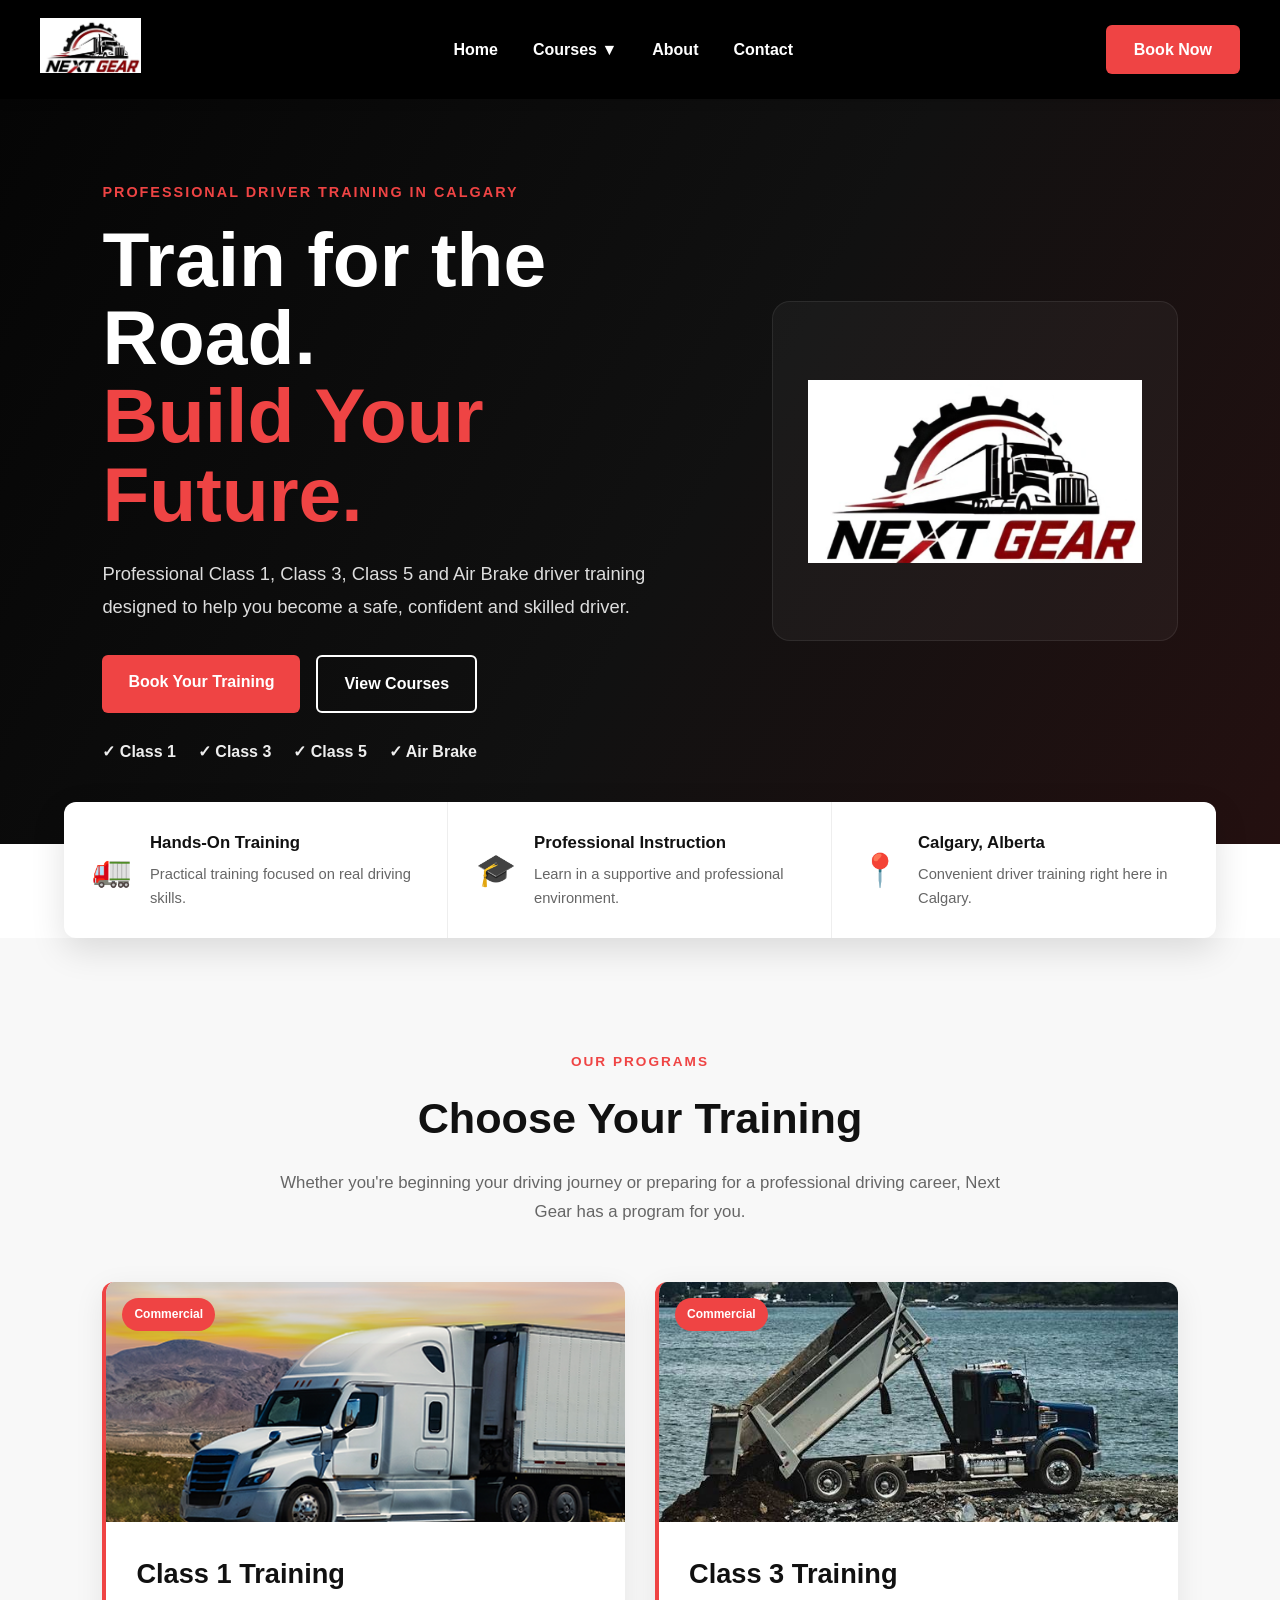
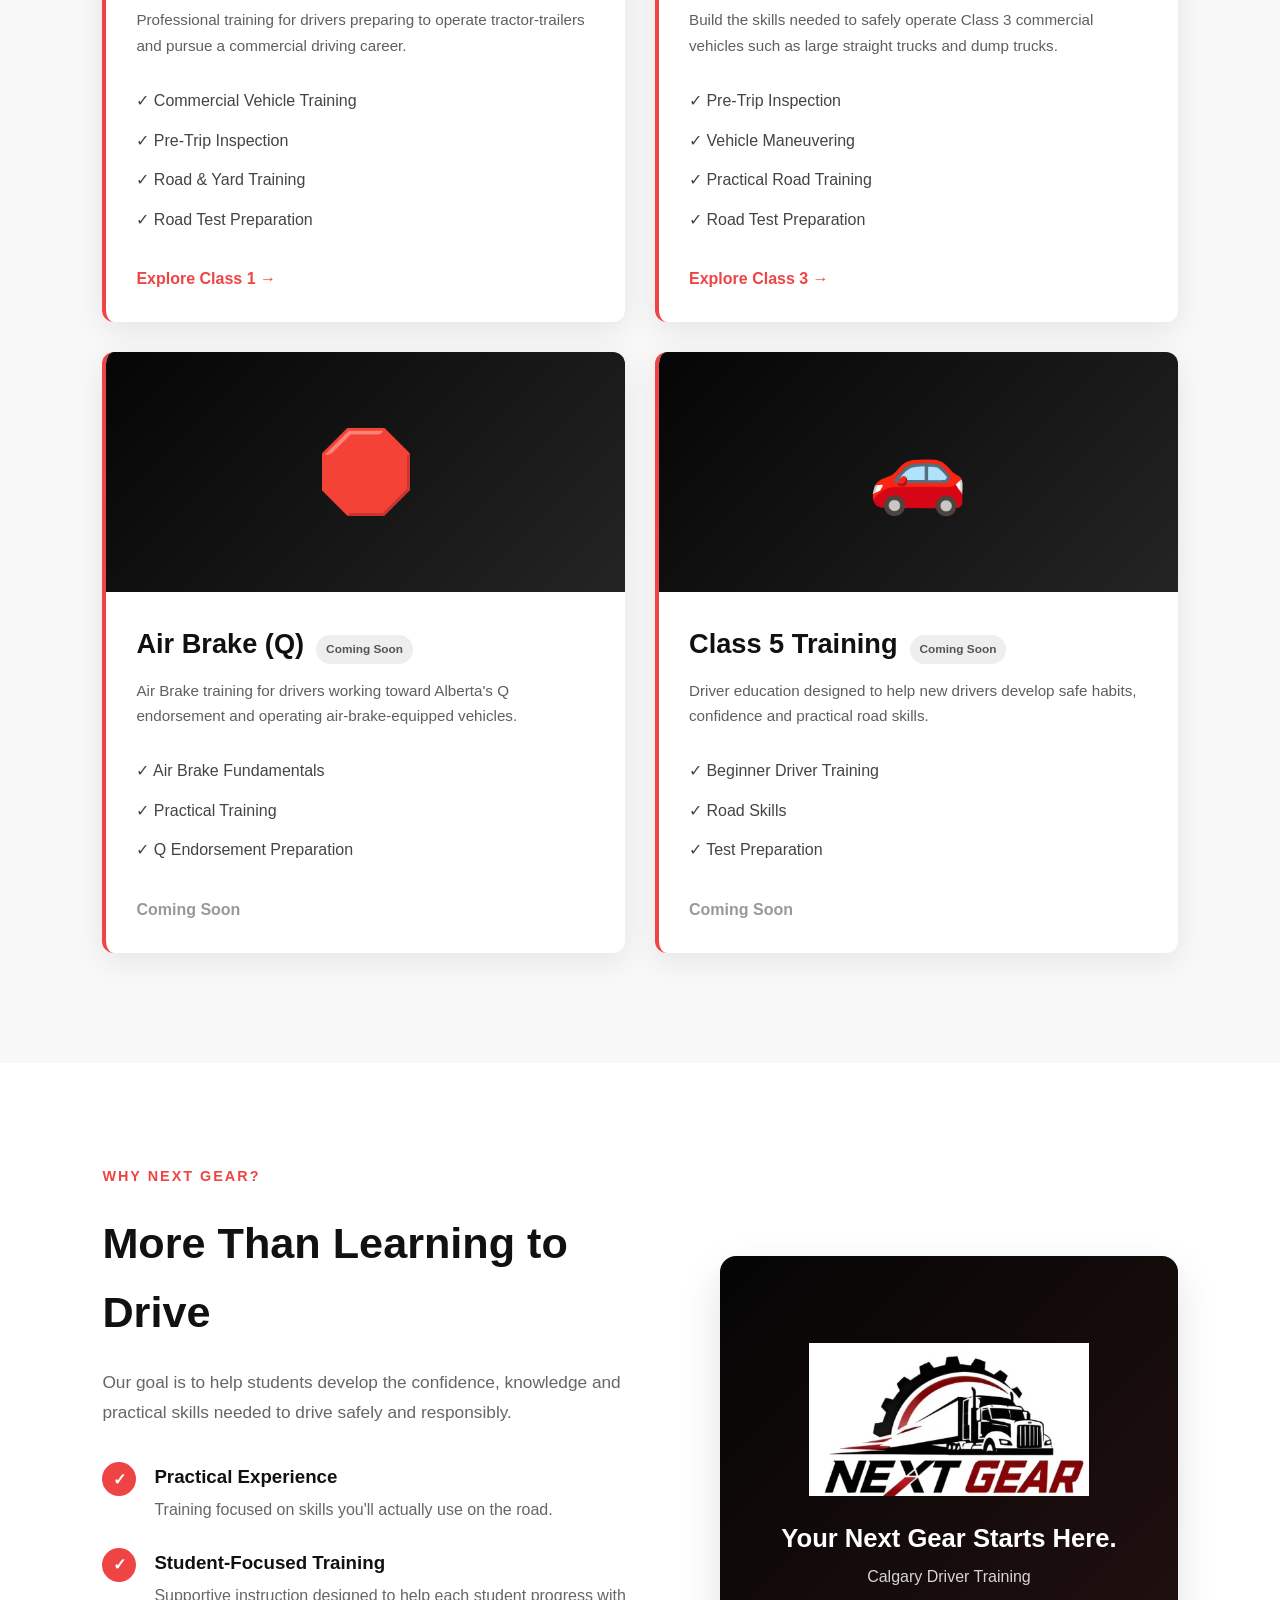
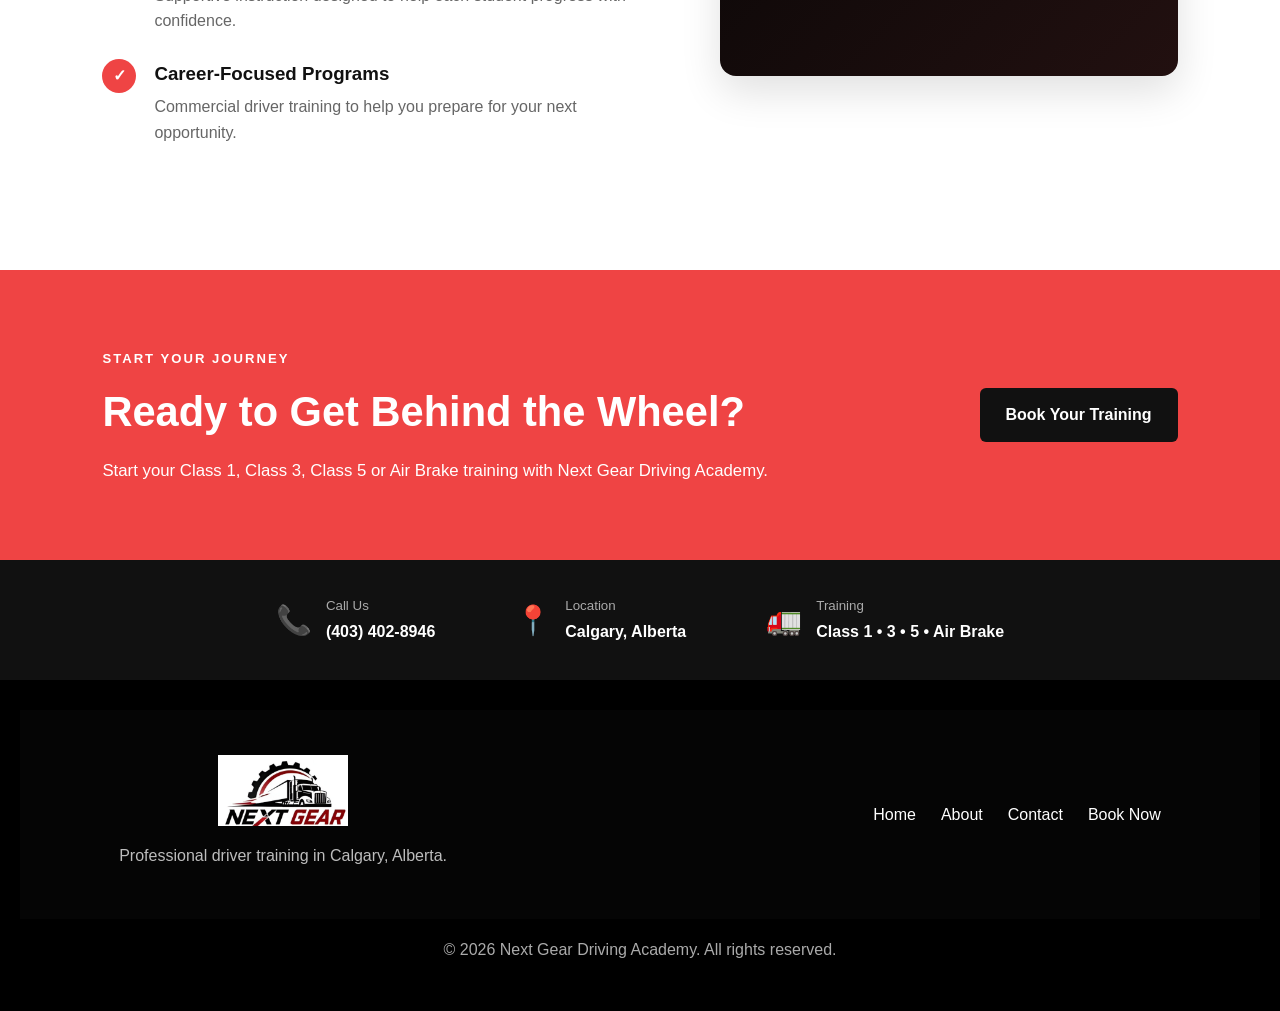
<file: index.html>
<!DOCTYPE html>
<html lang="en">

<head>
    <meta charset="UTF-8">
    <meta name="viewport" content="width=device-width, initial-scale=1.0">

    <meta
        name="description"
        content="Next Gear Driving Academy provides professional Class 1, Class 3, Class 5 and Air Brake driver training in Calgary, Alberta."
    >

    <title>Next Gear Driving Academy | Calgary Driver Training</title>

    <link rel="stylesheet" href="css/style.css">
</head>

<body>

<header>
    <nav class="navbar">

        <div class="logo">
            <a href="index.html">
                <img
                    src="images/NextGear.png"
                    alt="Next Gear Driving Academy Logo"
                >
            </a>
        </div>

        <ul class="nav-links">

            <li>
                <a href="index.html">Home</a>
            </li>

            <li class="dropdown">

                <a href="#">Courses ▼</a>

                <ul class="dropdown-menu">
                    <li><a href="class1.html">Class 1</a></li>
                    <li><a href="class3.html">Class 3</a></li>
                    <li><a href="#">Class 5 (Coming Soon)</a></li>
                    <li><a href="#">Air Brake (Q) (Coming Soon)</a></li>
                </ul>

            </li>

            <li>
                <a href="about.html">About</a>
            </li>

            <li>
                <a href="contact.html">Contact</a>
            </li>

        </ul>

        <a href="bookings.html" class="book-btn">Book Now</a>

    </nav>
</header>


<main>

    <!-- HERO -->
    <section class="home-hero">

        <div class="home-hero-content">

            <span class="hero-label">
                Professional Driver Training in Calgary
            </span>

            <h1>
                Train for the Road.<br>
                <span>Build Your Future.</span>
            </h1>

            <p>
                Professional Class 1, Class 3, Class 5 and
                Air Brake driver training designed to help you
                become a safe, confident and skilled driver.
            </p>

            <div class="hero-buttons">

                <a href="bookings.html" class="primary-btn">
                    Book Your Training
                </a>

                <a href="#programs" class="secondary-btn">
                    View Courses
                </a>

            </div>

            <div class="hero-course-list">
                <span>✓ Class 1</span>
                <span>✓ Class 3</span>
                <span>✓ Class 5</span>
                <span>✓ Air Brake</span>
            </div>

        </div>

        <div class="hero-logo-display">
            <img
                src="images/NextGear.png"
                alt="Next Gear Driving Academy"
            >
        </div>

    </section>


    <!-- BENEFITS -->
    <section class="quick-benefits">

        <div class="benefit-item">
            <span>🚛</span>
            <div>
                <h3>Hands-On Training</h3>
                <p>Practical training focused on real driving skills.</p>
            </div>
        </div>

        <div class="benefit-item">
            <span>🎓</span>
            <div>
                <h3>Professional Instruction</h3>
                <p>Learn in a supportive and professional environment.</p>
            </div>
        </div>

        <div class="benefit-item">
            <span>📍</span>
            <div>
                <h3>Calgary, Alberta</h3>
                <p>Convenient driver training right here in Calgary.</p>
            </div>
        </div>

    </section>


    <!-- COURSES -->
    <section class="courses" id="programs">

        <div class="section-heading">

            <span>OUR PROGRAMS</span>

            <h2>Choose Your Training</h2>

            <p>
                Whether you're beginning your driving journey or
                preparing for a professional driving career,
                Next Gear has a program for you.
            </p>

        </div>


        <div class="course-grid">

            <!-- CLASS 1 -->
            <article class="course-card">

                <div class="course-image-wrapper">
                    <img
                        src="images/class1.png"
                        alt="Class 1 commercial truck training"
                    >

                    <span class="course-badge">
                        Commercial
                    </span>
                </div>

                <div class="course-card-content">

                    <h3>Class 1 Training</h3>

                    <p>
                        Professional training for drivers preparing
                        to operate tractor-trailers and pursue a
                        commercial driving career.
                    </p>

                    <ul>
                        <li>✓ Commercial Vehicle Training</li>
                        <li>✓ Pre-Trip Inspection</li>
                        <li>✓ Road & Yard Training</li>
                        <li>✓ Road Test Preparation</li>
                    </ul>

                    <a href="class1.html" class="course-link">
                        Explore Class 1 →
                    </a>

                </div>

            </article>


            <!-- CLASS 3 -->
            <article class="course-card">

                <div class="course-image-wrapper">
                    <img
                        src="images/class3.jpg"
                        alt="Class 3 commercial truck training"
                    >

                    <span class="course-badge">
                        Commercial
                    </span>
                </div>

                <div class="course-card-content">

                    <h3>Class 3 Training</h3>

                    <p>
                        Build the skills needed to safely operate
                        Class 3 commercial vehicles such as large
                        straight trucks and dump trucks.
                    </p>

                    <ul>
                        <li>✓ Pre-Trip Inspection</li>
                        <li>✓ Vehicle Maneuvering</li>
                        <li>✓ Practical Road Training</li>
                        <li>✓ Road Test Preparation</li>
                    </ul>

                    <a href="class3.html" class="course-link">
                        Explore Class 3 →
                    </a>

                </div>

            </article>


            <!-- AIR BRAKE -->
            <article class="course-card">

                <div class="course-image-placeholder">
                    <span>🛑</span>
                </div>
                

                <div class="course-card-content">

                    <div class="title-with-badge">

                        <h3>Air Brake (Q)</h3>

                        <span class="coming-soon">
                            Coming Soon
                        </span>

                    </div>

                    <p>
                        Air Brake training for drivers working toward
                        Alberta's Q endorsement and operating
                        air-brake-equipped vehicles.
                    </p>

                    <ul>
                        <li>✓ Air Brake Fundamentals</li>
                        <li>✓ Practical Training</li>
                        <li>✓ Q Endorsement Preparation</li>
                    </ul>

                    <span class="disabled-link">
                        Coming Soon
                    </span>

                </div>

            </article>


            <!-- CLASS 5 -->
            <article class="course-card">

                <div class="course-image-placeholder">
                    <span>🚗</span>
                </div>

                <div class="course-card-content">

                    <div class="title-with-badge">

                        <h3>Class 5 Training</h3>

                        <span class="coming-soon">
                            Coming Soon
                        </span>

                    </div>

                    <p>
                        Driver education designed to help new drivers
                        develop safe habits, confidence and practical
                        road skills.
                    </p>

                    <ul>
                        <li>✓ Beginner Driver Training</li>
                        <li>✓ Road Skills</li>
                        <li>✓ Test Preparation</li>
                    </ul>

                    <span class="disabled-link">
                        Coming Soon
                    </span>

                </div>

            </article>

        </div>

    </section>


    <!-- WHY NEXT GEAR -->
    <section class="why-nextgear">

        <div class="why-content">

            <span class="section-label">
                WHY NEXT GEAR?
            </span>

            <h2>
                More Than Learning to Drive
            </h2>

            <p>
                Our goal is to help students develop the confidence,
                knowledge and practical skills needed to drive safely
                and responsibly.
            </p>

            <div class="why-list">

                <div class="why-item">
                    <span>✓</span>

                    <div>
                        <h3>Practical Experience</h3>
                        <p>
                            Training focused on skills you'll actually
                            use on the road.
                        </p>
                    </div>
                </div>

                <div class="why-item">
                    <span>✓</span>

                    <div>
                        <h3>Student-Focused Training</h3>
                        <p>
                            Supportive instruction designed to help
                            each student progress with confidence.
                        </p>
                    </div>
                </div>

                <div class="why-item">
                    <span>✓</span>

                    <div>
                        <h3>Career-Focused Programs</h3>
                        <p>
                            Commercial driver training to help you
                            prepare for your next opportunity.
                        </p>
                    </div>
                </div>

            </div>

        </div>


        <div class="why-visual">

            <img
                src="images/NextGear.png"
                alt="Next Gear Driving Academy"
            >

            <h3>Your Next Gear Starts Here.</h3>

            <p>
                Calgary Driver Training
            </p>

        </div>

    </section>


    <!-- CAREER CTA -->
    <section class="career-section">

        <div>

            <span>START YOUR JOURNEY</span>

            <h2>
                Ready to Get Behind the Wheel?
            </h2>

            <p>
                Start your Class 1, Class 3, Class 5 or
                Air Brake training with Next Gear Driving Academy.
            </p>

        </div>

        <a href="bookings.html" class="light-btn">
            Book Your Training
        </a>

    </section>


    <!-- CONTACT STRIP -->
    <section class="contact-strip">

        <div>
            <span>📞</span>
            <p>
                <small>Call Us</small>
                <strong>(403) 402-8946</strong>
            </p>
        </div>

        <div>
            <span>📍</span>
            <p>
                <small>Location</small>
                <strong>Calgary, Alberta</strong>
            </p>
        </div>

        <div>
            <span>🚛</span>
            <p>
                <small>Training</small>
                <strong>Class 1 • 3 • 5 • Air Brake</strong>
            </p>
        </div>

    </section>

</main>


<footer>

    <div class="footer-content">

        <div class="footer-brand">

            <img
                src="images/NextGear.png"
                alt="Next Gear Driving Academy"
            >

            <p>
                Professional driver training in Calgary, Alberta.
            </p>

        </div>

        <div class="footer-links">

            <a href="index.html">Home</a>
            <a href="about.html">About</a>
            <a href="contact.html">Contact</a>
            <a href="bookings.html">Book Now</a>

        </div>

    </div>

    <div class="footer-bottom">
        <p>
            &copy; 2026 Next Gear Driving Academy.
            All rights reserved.
        </p>
    </div>

</footer>

</body>

</html>
</file>
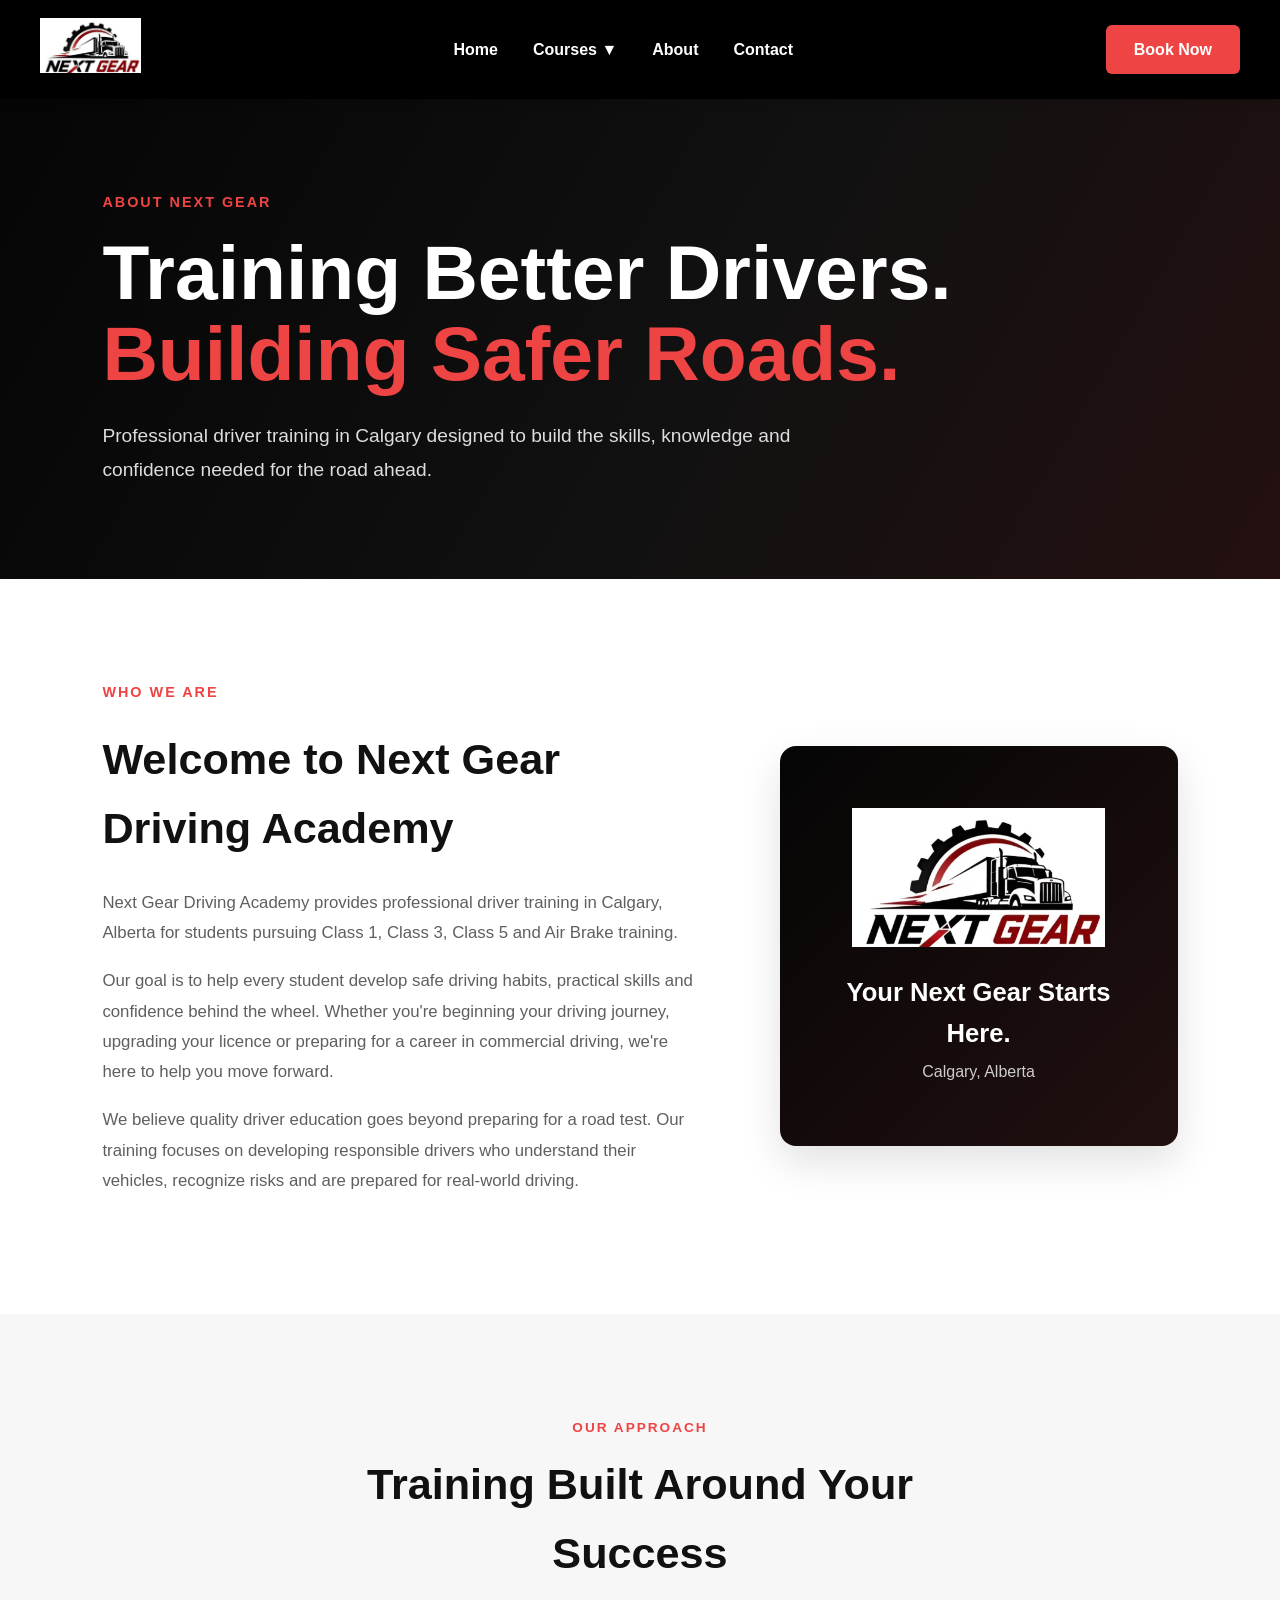
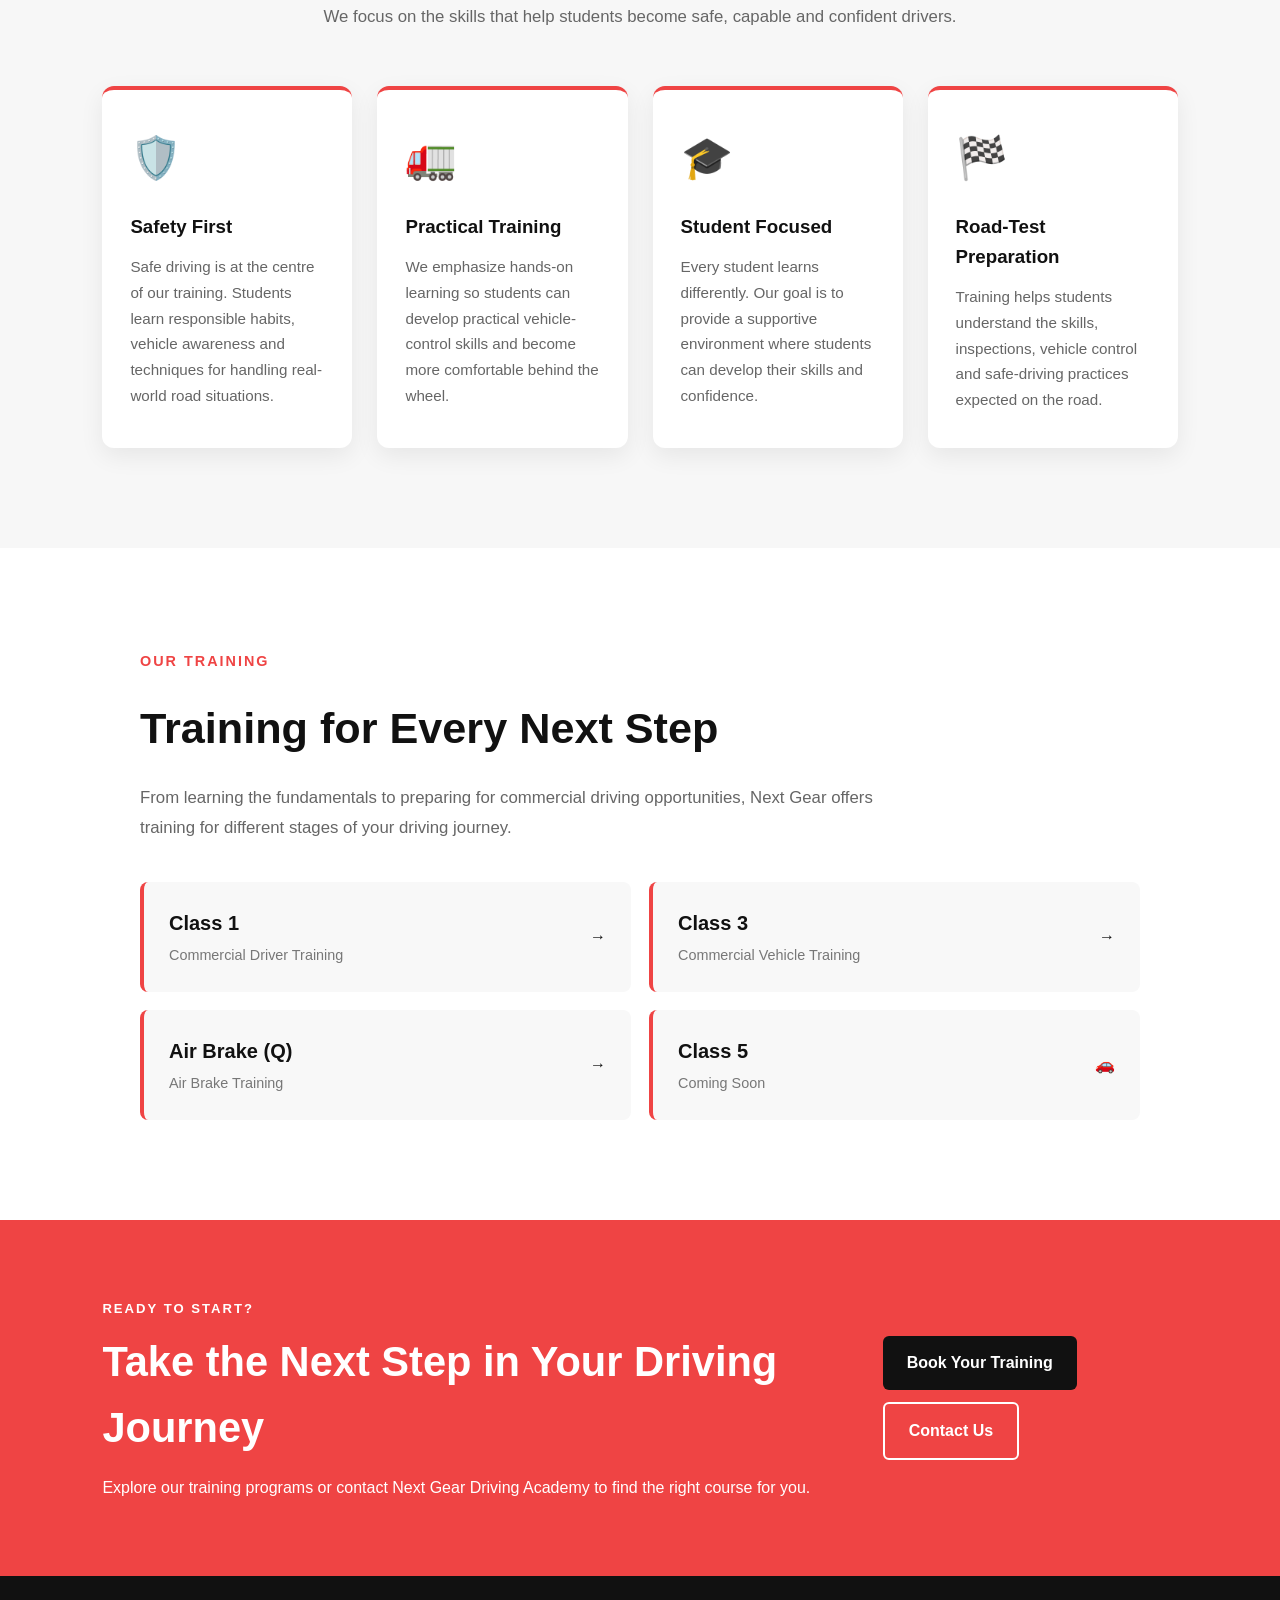
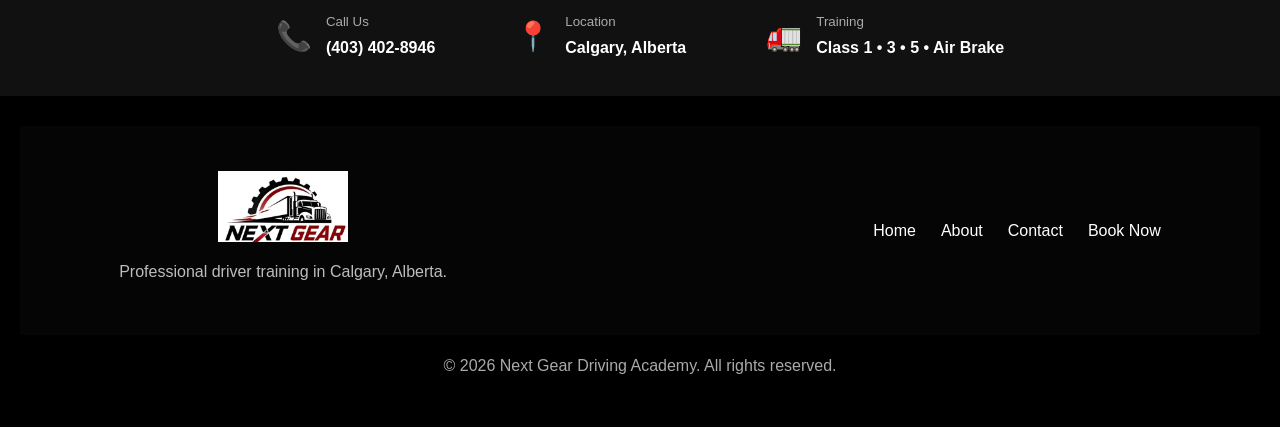
<file: about.html>
<!DOCTYPE html>
<html lang="en">

<head>
    <meta charset="UTF-8">
    <meta name="viewport" content="width=device-width, initial-scale=1.0">

    <meta name="description"
        content="Learn about Next Gear Driving Academy, providing professional Class 1, Class 3, Class 5 and Air Brake driver training in Calgary, Alberta.">

    <title>About Us | Next Gear Driving Academy</title>

    <link rel="stylesheet" href="css/style.css">
</head>

<body>

<header>
    <nav class="navbar">

        <div class="logo">
            <a href="index.html">
                <img src="images/NextGear.png"
                     alt="Next Gear Driving Academy Logo">
            </a>
        </div>

        <ul class="nav-links">

            <li><a href="index.html">Home</a></li>

            <li class="dropdown">

                <a href="#">Courses ▼</a>

                <ul class="dropdown-menu">
                    <li><a href="class1.html">Class 1</a></li>
                    <li><a href="class3.html">Class 3</a></li>
                    <li><a href="#">Class 5 (Coming Soon)</a></li>
                    <li><a href="airbrake.html">Air Brake (Q)</a></li>
                </ul>

            </li>

            <li><a href="about.html">About</a></li>

            <li><a href="contact.html">Contact</a></li>

        </ul>

        <a href="bookings.html" class="book-btn">
            Book Now
        </a>

    </nav>
</header>


<main>

    <!-- ABOUT HERO -->
    <section class="about-hero">

        <div class="about-hero-content">

            <span class="about-label">
                ABOUT NEXT GEAR
            </span>

            <h1>
                Training Better Drivers.<br>
                <span>Building Safer Roads.</span>
            </h1>

            <p>
                Professional driver training in Calgary designed to
                build the skills, knowledge and confidence needed
                for the road ahead.
            </p>

        </div>

    </section>


    <!-- WHO WE ARE -->
    <section class="about-intro">

        <div class="about-intro-content">

            <span class="section-label">
                WHO WE ARE
            </span>

            <h2>
                Welcome to Next Gear Driving Academy
            </h2>

            <p>
                Next Gear Driving Academy provides professional driver
                training in Calgary, Alberta for students pursuing
                Class 1, Class 3, Class 5 and Air Brake training.
            </p>

            <p>
                Our goal is to help every student develop safe driving
                habits, practical skills and confidence behind the wheel.
                Whether you're beginning your driving journey, upgrading
                your licence or preparing for a career in commercial
                driving, we're here to help you move forward.
            </p>

            <p>
                We believe quality driver education goes beyond preparing
                for a road test. Our training focuses on developing
                responsible drivers who understand their vehicles,
                recognize risks and are prepared for real-world driving.
            </p>

        </div>


        <div class="about-logo-card">

            <img src="images/NextGear.png"
                 alt="Next Gear Driving Academy">

            <h3>Your Next Gear Starts Here.</h3>

            <p>Calgary, Alberta</p>

        </div>

    </section>


    <!-- MISSION -->
    <section class="mission-section">

        <div class="mission-heading">

            <span>OUR APPROACH</span>

            <h2>
                Training Built Around Your Success
            </h2>

            <p>
                We focus on the skills that help students become
                safe, capable and confident drivers.
            </p>

        </div>


        <div class="mission-grid">

            <div class="mission-card">

                <div class="mission-icon">🛡️</div>

                <h3>Safety First</h3>

                <p>
                    Safe driving is at the centre of our training.
                    Students learn responsible habits, vehicle awareness
                    and techniques for handling real-world road situations.
                </p>

            </div>


            <div class="mission-card">

                <div class="mission-icon">🚛</div>

                <h3>Practical Training</h3>

                <p>
                    We emphasize hands-on learning so students can develop
                    practical vehicle-control skills and become more
                    comfortable behind the wheel.
                </p>

            </div>


            <div class="mission-card">

                <div class="mission-icon">🎓</div>

                <h3>Student Focused</h3>

                <p>
                    Every student learns differently. Our goal is to
                    provide a supportive environment where students can
                    develop their skills and confidence.
                </p>

            </div>


            <div class="mission-card">

                <div class="mission-icon">🏁</div>

                <h3>Road-Test Preparation</h3>

                <p>
                    Training helps students understand the skills,
                    inspections, vehicle control and safe-driving
                    practices expected on the road.
                </p>

            </div>

        </div>

    </section>


    <!-- PROGRAMS -->
    <section class="about-programs">

        <div class="about-programs-content">

            <span class="section-label">
                OUR TRAINING
            </span>

            <h2>
                Training for Every Next Step
            </h2>

            <p>
                From learning the fundamentals to preparing for
                commercial driving opportunities, Next Gear offers
                training for different stages of your driving journey.
            </p>


            <div class="about-program-list">

                <a href="class1.html" class="about-program">

                    <div>
                        <strong>Class 1</strong>
                        <span>Commercial Driver Training</span>
                    </div>

                    <span>→</span>

                </a>


                <a href="class3.html" class="about-program">

                    <div>
                        <strong>Class 3</strong>
                        <span>Commercial Vehicle Training</span>
                    </div>

                    <span>→</span>

                </a>


                <a href="airbrake.html" class="about-program">

                    <div>
                        <strong>Air Brake (Q)</strong>
                        <span>Air Brake Training</span>
                    </div>

                    <span>→</span>

                </a>


                <div class="about-program">

                    <div>
                        <strong>Class 5</strong>
                        <span>Coming Soon</span>
                    </div>

                    <span>🚗</span>

                </div>

            </div>

        </div>

    </section>


    <!-- CTA -->
    <section class="about-cta">

        <div>

            <span>READY TO START?</span>

            <h2>
                Take the Next Step in Your Driving Journey
            </h2>

            <p>
                Explore our training programs or contact Next Gear
                Driving Academy to find the right course for you.
            </p>

        </div>


        <div class="about-cta-buttons">

            <a href="bookings.html" class="about-primary-btn">
                Book Your Training
            </a>

            <a href="contact.html" class="about-secondary-btn">
                Contact Us
            </a>

        </div>

    </section>


    <!-- CONTACT STRIP -->
    <section class="contact-strip">

        <div>
            <span>📞</span>

            <p>
                <small>Call Us</small>
                <strong>(403) 402-8946</strong>
            </p>
        </div>


        <div>
            <span>📍</span>

            <p>
                <small>Location</small>
                <strong>Calgary, Alberta</strong>
            </p>
        </div>


        <div>
            <span>🚛</span>

            <p>
                <small>Training</small>
                <strong>Class 1 • 3 • 5 • Air Brake</strong>
            </p>
        </div>

    </section>

</main>


<footer>

    <div class="footer-content">

        <div class="footer-brand">

            <img src="images/NextGear.png"
                 alt="Next Gear Driving Academy">

            <p>
                Professional driver training in Calgary, Alberta.
            </p>

        </div>


        <div class="footer-links">

            <a href="index.html">Home</a>

            <a href="about.html">About</a>

            <a href="contact.html">Contact</a>

            <a href="bookings.html">Book Now</a>

        </div>

    </div>


    <div class="footer-bottom">

        <p>
            &copy; 2026 Next Gear Driving Academy.
            All rights reserved.
        </p>

    </div>

</footer>

</body>
</html>
</file>
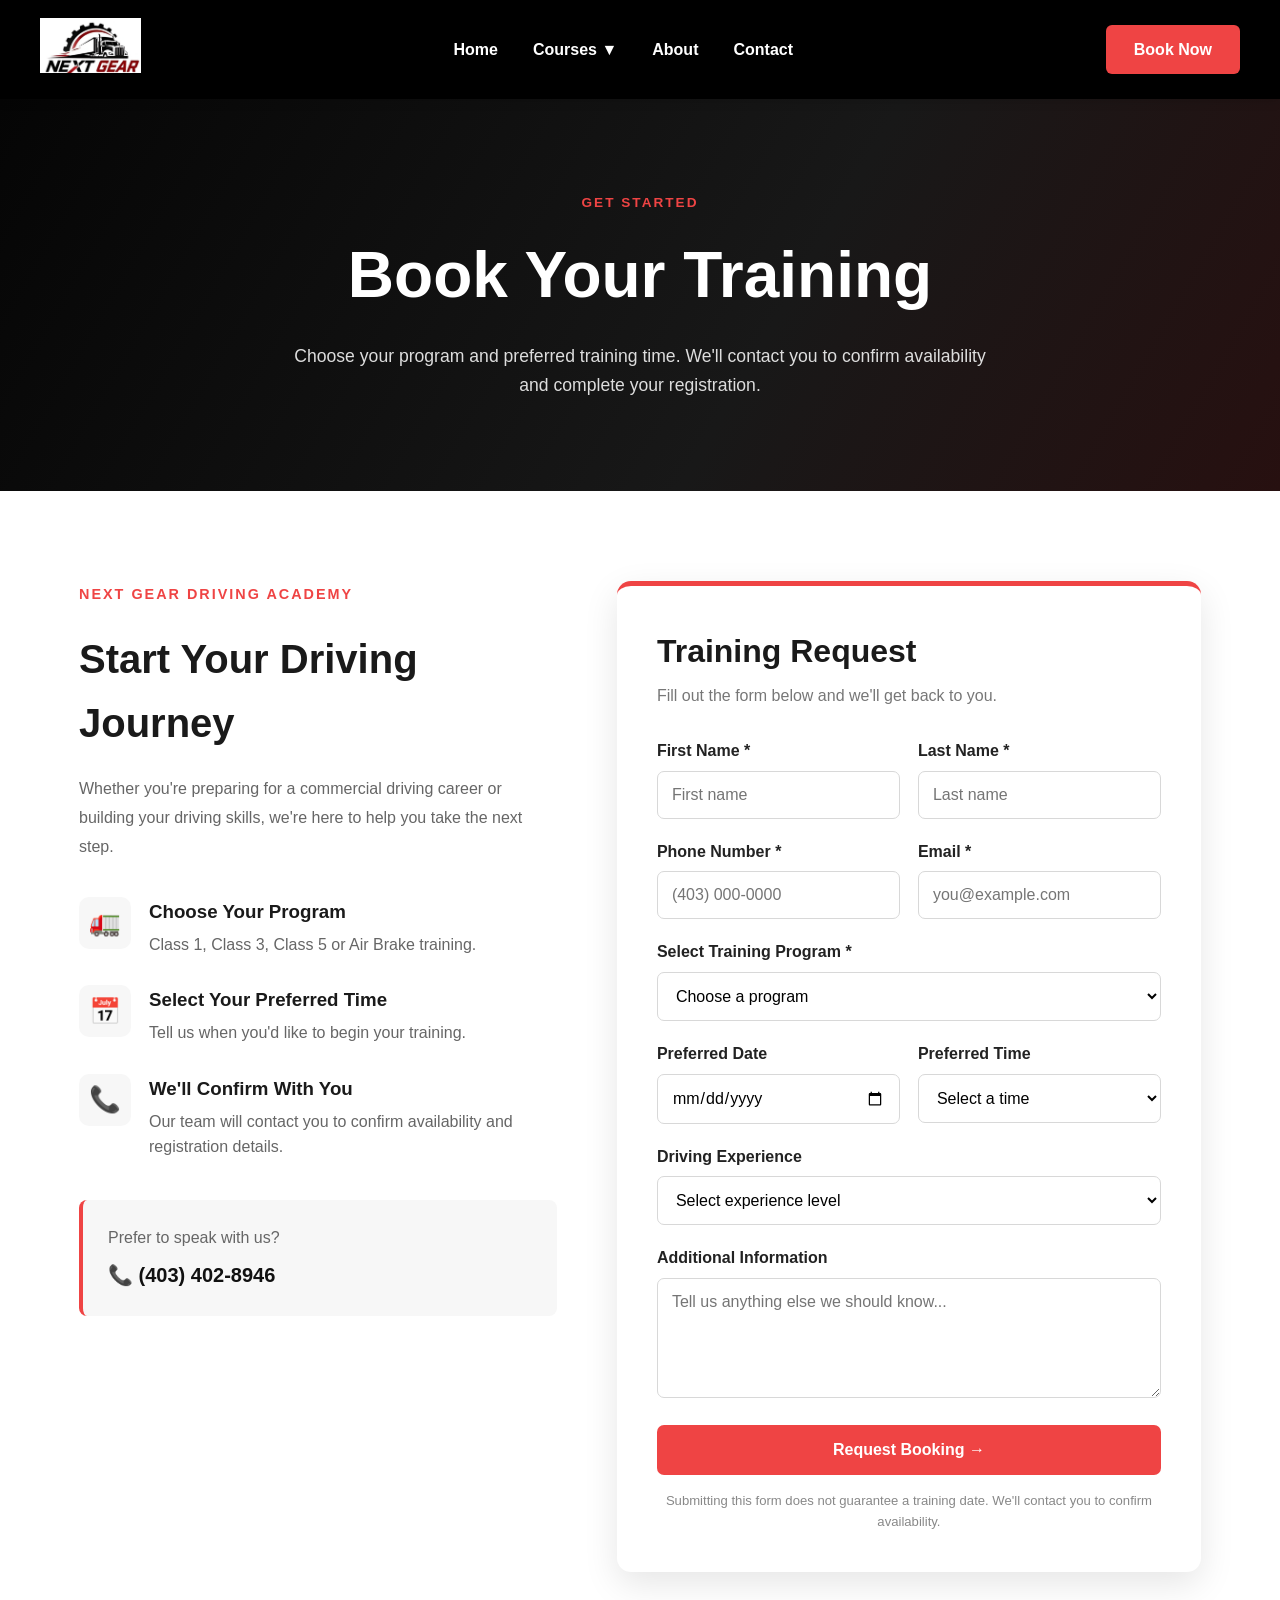
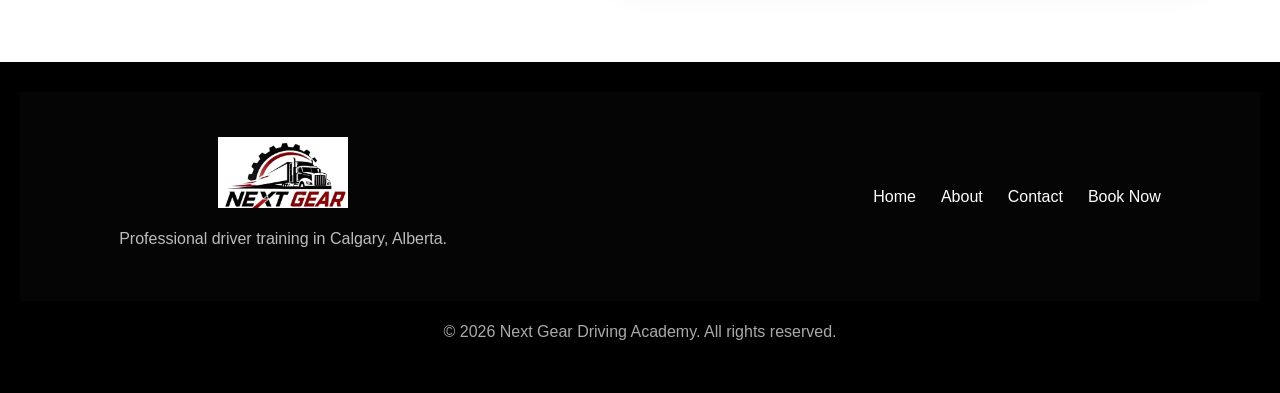
<file: bookings.html>
<!DOCTYPE html>
<html lang="en">

<head>
    <meta charset="UTF-8">
    <meta name="viewport" content="width=device-width, initial-scale=1.0">

    <meta name="description"
        content="Book Class 1, Class 3, Class 5 or Air Brake driver training with Next Gear Driving Academy in Calgary, Alberta.">

    <title>Book Training | Next Gear Driving Academy</title>

    <link rel="stylesheet" href="css/style.css">
</head>

<body>

<header>
    <nav class="navbar">

        <div class="logo">
            <a href="index.html">
                <img src="images/NextGear.png"
                     alt="Next Gear Driving Academy Logo">
            </a>
        </div>

        <ul class="nav-links">

            <li><a href="index.html">Home</a></li>

            <li class="dropdown">
                <a href="#">Courses ▼</a>

                <ul class="dropdown-menu">
                    <li><a href="class1.html">Class 1</a></li>
                    <li><a href="class3.html">Class 3</a></li>
                    <li><a href="#">Class 5 (Coming Soon)</a></li>
                    <li><a href="airbrake.html">Air Brake (Q)</a></li>
                </ul>
            </li>

            <li><a href="about.html">About</a></li>
            <li><a href="contact.html">Contact</a></li>

        </ul>

        <a href="bookings.html" class="book-btn">Book Now</a>

    </nav>
</header>


<main>

    <!-- HERO -->
    <section class="booking-hero">

        <span>GET STARTED</span>

        <h1>Book Your Training</h1>

        <p>
            Choose your program and preferred training time.
            We'll contact you to confirm availability and complete
            your registration.
        </p>

    </section>


    <!-- BOOKING AREA -->
    <section class="booking-section">

        <!-- LEFT SIDE -->
        <div class="booking-info">

            <span class="section-label">
                NEXT GEAR DRIVING ACADEMY
            </span>

            <h2>Start Your Driving Journey</h2>

            <p>
                Whether you're preparing for a commercial driving
                career or building your driving skills, we're here
                to help you take the next step.
            </p>


            <div class="booking-benefit">

                <div class="booking-icon">🚛</div>

                <div>
                    <h3>Choose Your Program</h3>
                    <p>
                        Class 1, Class 3, Class 5 or Air Brake training.
                    </p>
                </div>

            </div>


            <div class="booking-benefit">

                <div class="booking-icon">📅</div>

                <div>
                    <h3>Select Your Preferred Time</h3>
                    <p>
                        Tell us when you'd like to begin your training.
                    </p>
                </div>

            </div>


            <div class="booking-benefit">

                <div class="booking-icon">📞</div>

                <div>
                    <h3>We'll Confirm With You</h3>
                    <p>
                        Our team will contact you to confirm availability
                        and registration details.
                    </p>
                </div>

            </div>


            <div class="booking-contact-box">

                <p>Prefer to speak with us?</p>

                <a href="tel:+14034028946">
                    📞 (403) 402-8946
                </a>

            </div>

        </div>


        <!-- FORM -->
        <div class="booking-form">

            <h2>Training Request</h2>

            <p class="booking-form-intro">
                Fill out the form below and we'll get back to you.
            </p>

            <form id="bookingForm">

                <div class="form-row">

                    <div class="form-group">
                        <label for="firstName">First Name *</label>

                        <input
                            type="text"
                            id="firstName"
                            name="firstName"
                            placeholder="First name"
                            required>
                    </div>


                    <div class="form-group">
                        <label for="lastName">Last Name *</label>

                        <input
                            type="text"
                            id="lastName"
                            name="lastName"
                            placeholder="Last name"
                            required>
                    </div>

                </div>


                <div class="form-row">

                    <div class="form-group">
                        <label for="phone">Phone Number *</label>

                        <input
                            type="tel"
                            id="phone"
                            name="phone"
                            placeholder="(403) 000-0000"
                            required>
                    </div>


                    <div class="form-group">
                        <label for="email">Email *</label>

                        <input
                            type="email"
                            id="email"
                            name="email"
                            placeholder="you@example.com"
                            required>
                    </div>

                </div>


                <div class="form-group">

                    <label for="course">Select Training Program *</label>

                    <select id="course" name="course" required>

                        <option value="">
                            Choose a program
                        </option>

                        <option value="Class 1">
                            Class 1 Training
                        </option>

                        <option value="Class 3">
                            Class 3 Training
                        </option>

                        <option value="Air Brake">
                            Air Brake (Q) Training
                        </option>

                        <option value="Class 5">
                            Class 5 Training - Coming Soon
                        </option>

                    </select>

                </div>


                <div class="form-row">

                    <div class="form-group">

                        <label for="date">
                            Preferred Date
                        </label>

                        <input
                            type="date"
                            id="date"
                            name="preferredDate">

                    </div>


                    <div class="form-group">

                        <label for="time">
                            Preferred Time
                        </label>

                        <select id="time" name="preferredTime">

                            <option value="">
                                Select a time
                            </option>

                            <option>
                                Morning
                            </option>

                            <option>
                                Afternoon
                            </option>

                            <option>
                                Evening
                            </option>

                            <option>
                                Flexible
                            </option>

                        </select>

                    </div>

                </div>


                <div class="form-group">

                    <label for="experience">
                        Driving Experience
                    </label>

                    <select id="experience" name="experience">

                        <option value="">
                            Select experience level
                        </option>

                        <option>
                            Beginner
                        </option>

                        <option>
                            Some driving experience
                        </option>

                        <option>
                            Experienced driver
                        </option>

                        <option>
                            Commercial driving experience
                        </option>

                    </select>

                </div>


                <div class="form-group">

                    <label for="message">
                        Additional Information
                    </label>

                    <textarea
                        id="message"
                        name="message"
                        rows="5"
                        placeholder="Tell us anything else we should know..."></textarea>

                </div>


                <button
                    type="submit"
                    class="booking-submit-btn">

                    Request Booking →

                </button>


                <p class="booking-note">
                    Submitting this form does not guarantee a training
                    date. We'll contact you to confirm availability.
                </p>

            </form>

        </div>

    </section>

</main>


<footer>

    <div class="footer-content">

        <div class="footer-brand">

            <img src="images/NextGear.png"
                 alt="Next Gear Driving Academy">

            <p>
                Professional driver training in Calgary, Alberta.
            </p>

        </div>

        <div class="footer-links">

            <a href="index.html">Home</a>
            <a href="about.html">About</a>
            <a href="contact.html">Contact</a>
            <a href="bookings.html">Book Now</a>

        </div>

    </div>


    <div class="footer-bottom">

        <p>
            &copy; 2026 Next Gear Driving Academy.
            All rights reserved.
        </p>

    </div>

</footer>

</body>
</html>
</file>
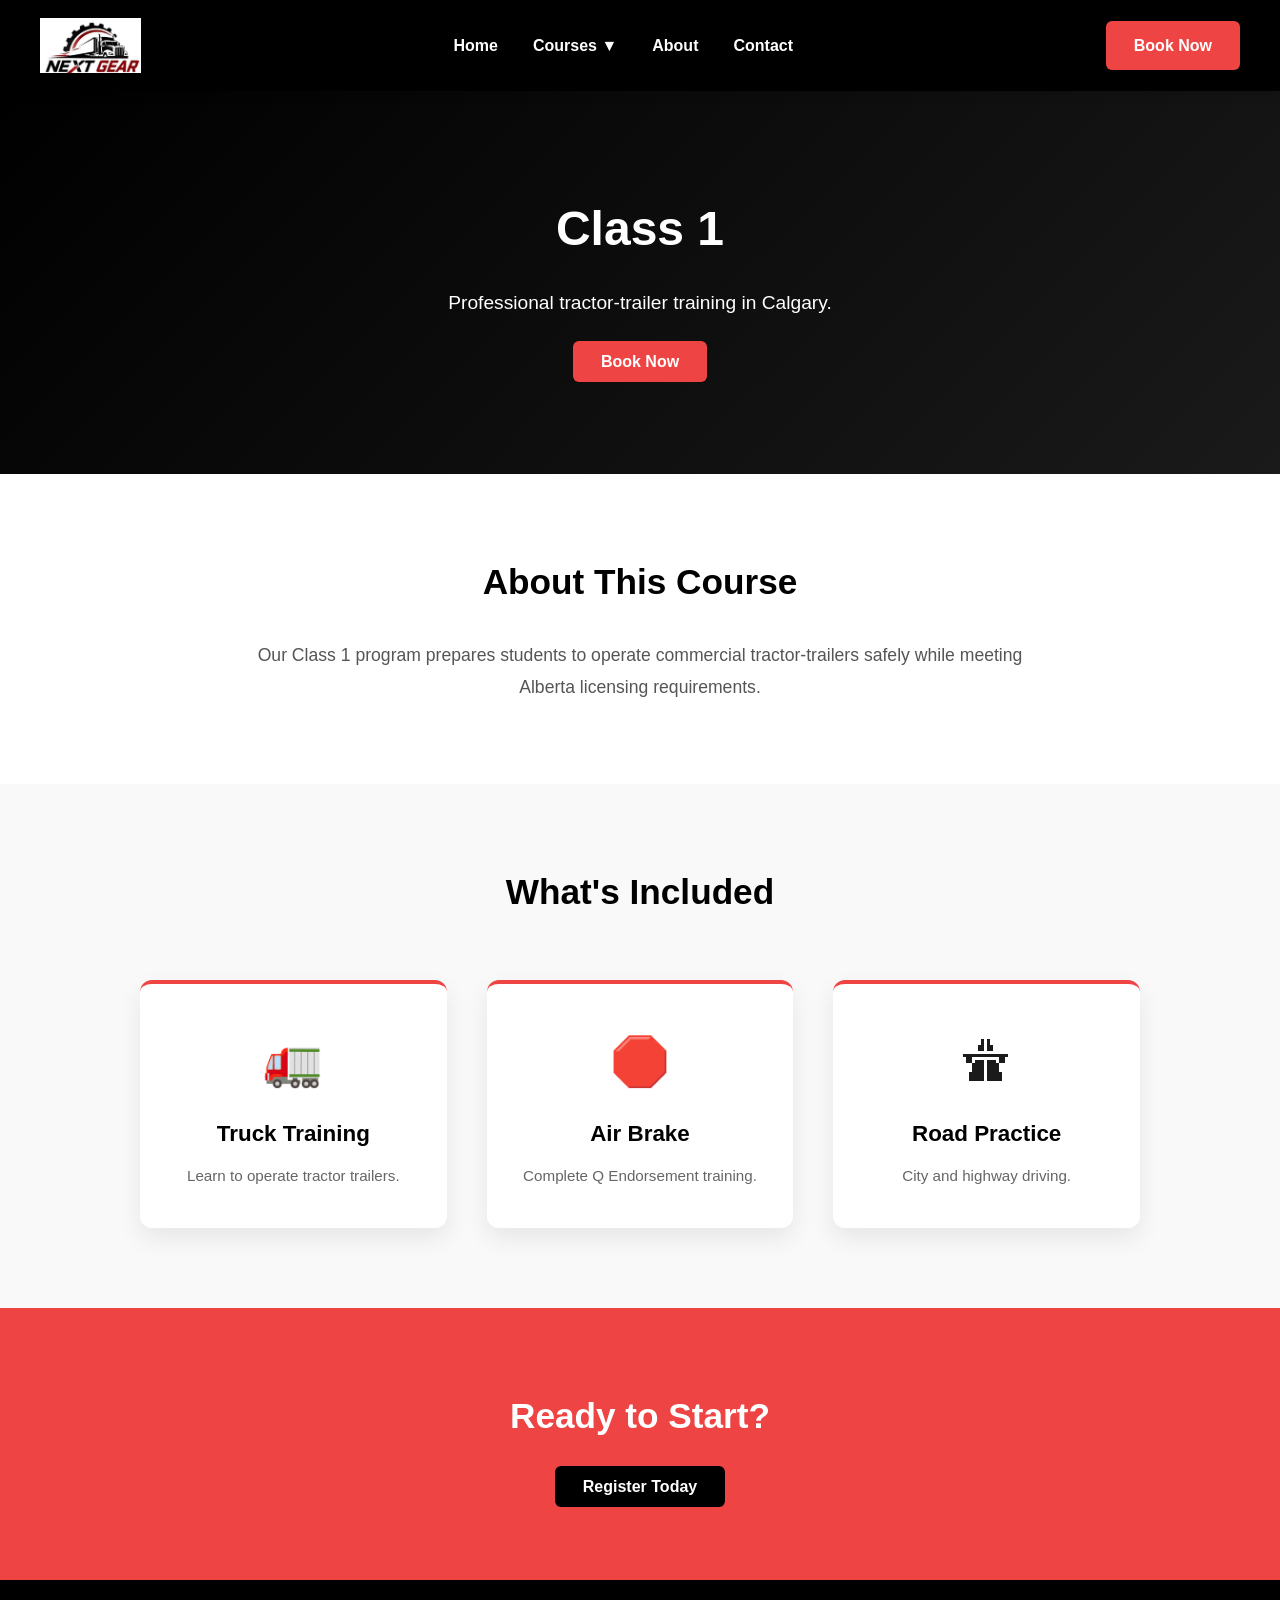
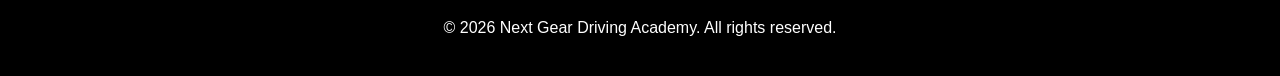
<file: class1.html>
<!DOCTYPE html>
<html lang="en">

<head>
    <meta charset="UTF-8">
    <meta name="viewport" content="width=device-width, initial-scale=1.0">
    <title>Class 1 MELT | Next Gear Driving Academy</title>
    <link rel="stylesheet" href="css/style.css">
</head>

<body>

<header>
    <nav class="navbar">
        <div class="logo">
            <img src="images/NextGear.png" alt="Next Gear Driving Academy Logo">
        </div>

        <ul class="nav-links">
            <li><a href="index.html">Home</a></li>

            <li class="dropdown">
                <a href="#">Courses ▼</a>
                <ul class="dropdown-menu">
                    <li><a href="class1.html">Class 1 </a></li>
                    <li><a href="class3.html">Class 3</a></li>
                    <li><a href="#">Class 5 (Coming Soon)</a></li>
                </ul>
            </li>

            <li><a href="about.html">About</a></li>
            <li><a href="contact.html">Contact</a></li>
        </ul>

        <a href="bookings.html" class="book-btn">Book Now</a>
    </nav>
</header>

<main>

<section class="course-hero">
    <h1>Class 1</h1>
    <p>Professional tractor-trailer training in Calgary.</p>
    <a href="bookings.html" class="book-btn">Book Now</a>
</section>

<section class="course-info">
    <h2>About This Course</h2>
    <p>
        Our Class 1 program prepares students
        to operate commercial tractor-trailers safely
        while meeting Alberta licensing requirements.
    </p>
</section>

<section class="course-features">
    <h2>What's Included</h2>
    <div class="feature-grid">
        <div class="feature">
            <div class="feature-icon">🚛</div>
            <h3>Truck Training</h3>
            <p>Learn to operate tractor trailers.</p>
        </div>

        <div class="feature">
            <div class="feature-icon">🛑</div>
            <h3>Air Brake</h3>
            <p>Complete Q Endorsement training.</p>
        </div>

        <div class="feature">
            <div class="feature-icon">🛣</div>
            <h3>Road Practice</h3>
            <p>City and highway driving.</p>
        </div>
    </div>
</section>

<section class="cta">
    <h2>Ready to Start?</h2>
    <a href="bookings.html" class="book-btn">Register Today</a>
</section>

</main>

<footer>
    <p>&copy; 2026 Next Gear Driving Academy. All rights reserved.</p>
</footer>

</body>
</html>
</file>
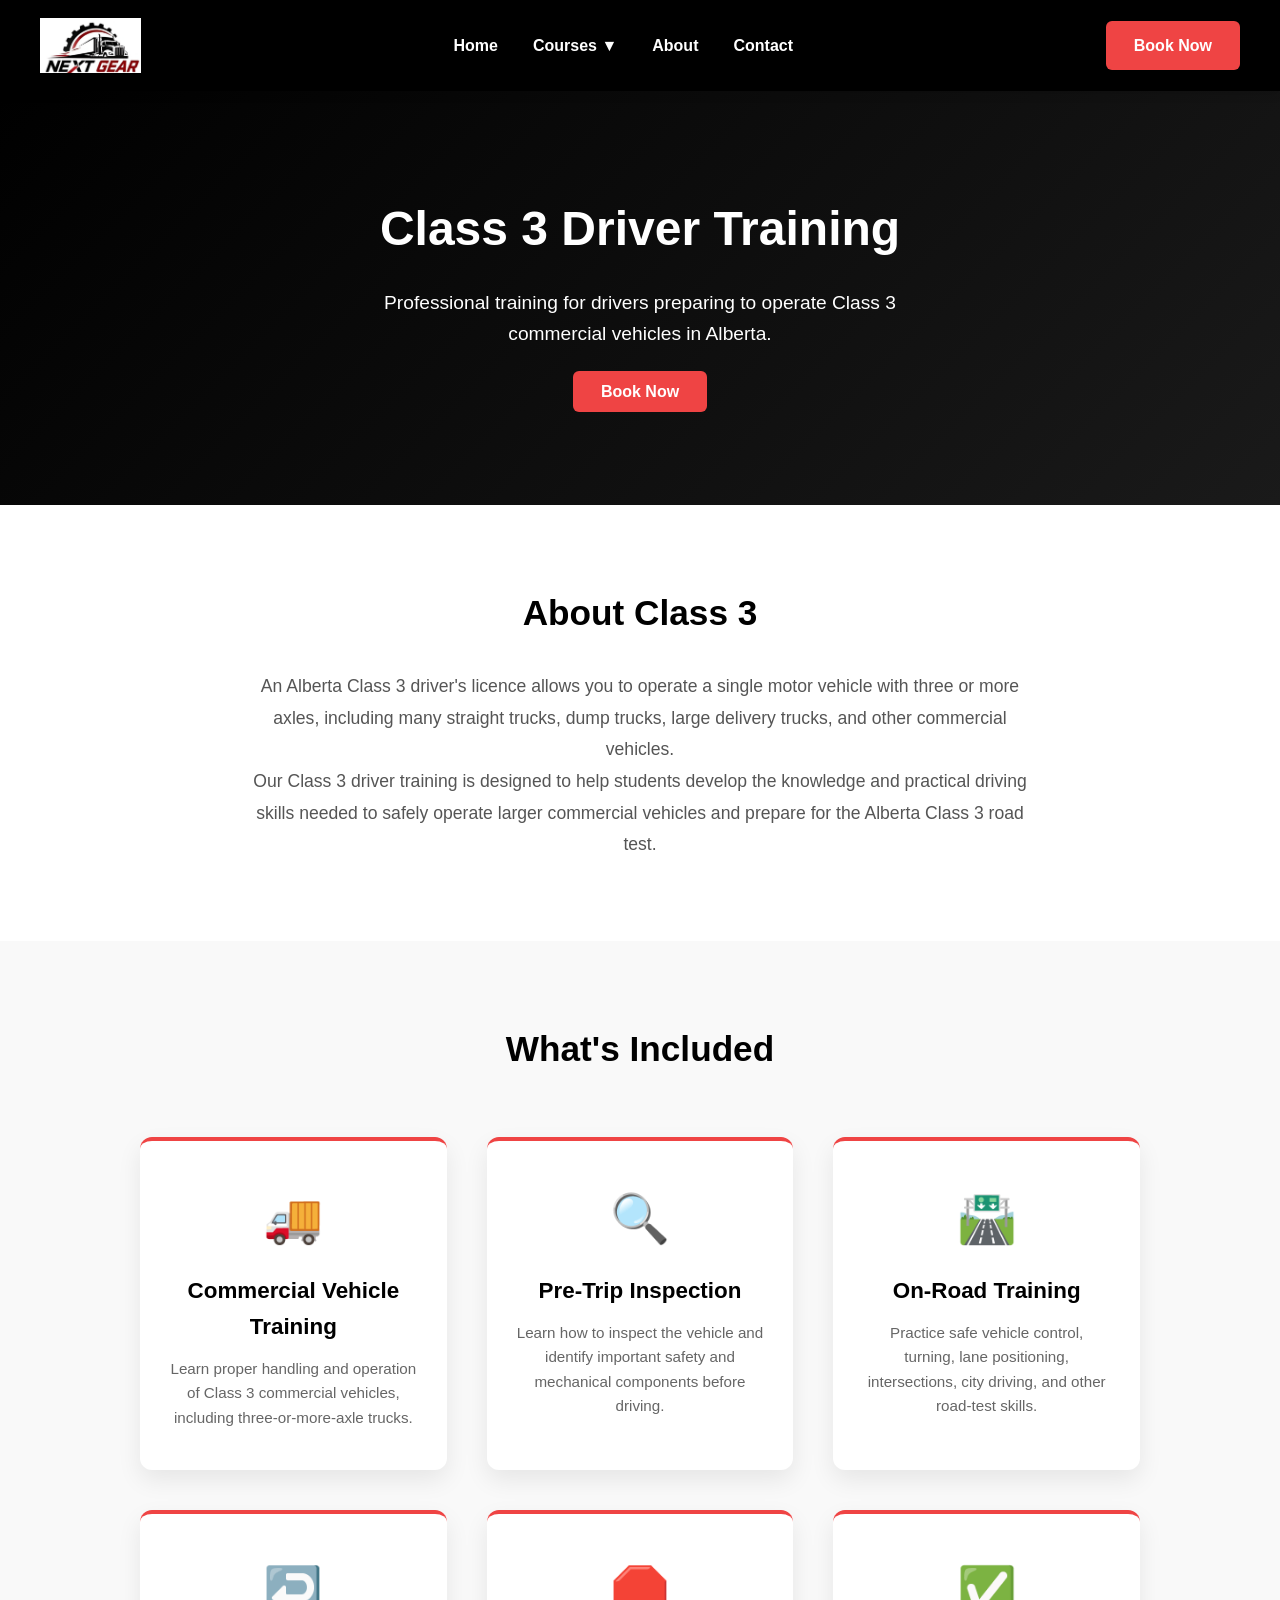
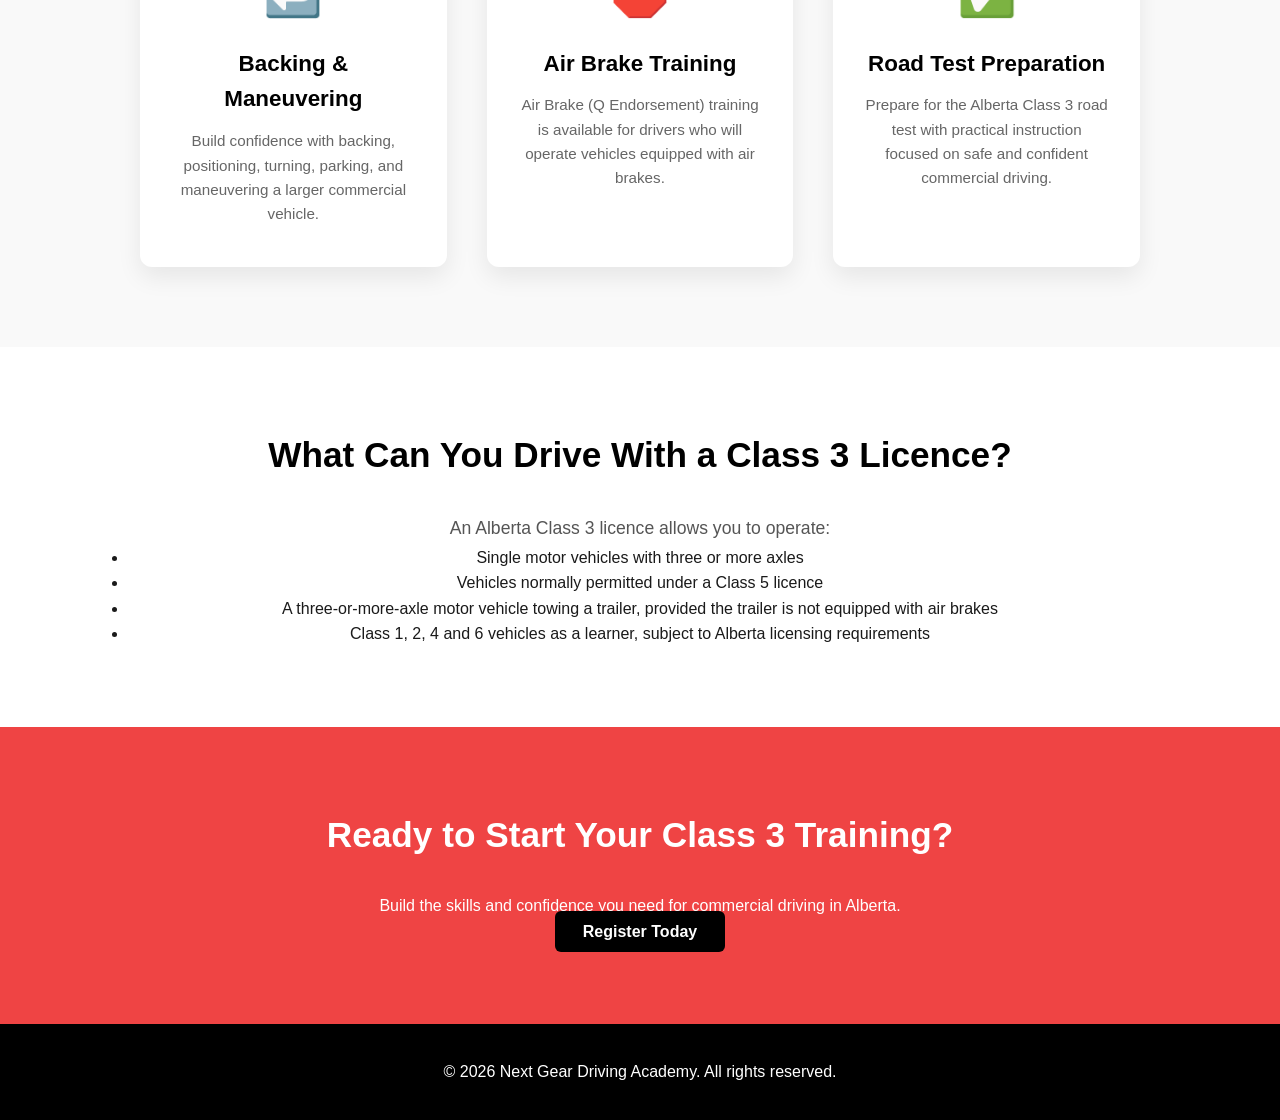
<file: class3.html>
<!DOCTYPE html>
<html lang="en">

<head>
    <meta charset="UTF-8">
    <meta name="viewport" content="width=device-width, initial-scale=1.0">
    <title>Class 3 Driver Training | Next Gear Driving Academy</title>
    <link rel="stylesheet" href="css/style.css">
</head>

<body>

<header>
    <nav class="navbar">
        <div class="logo">
            <img src="images/NextGear.png" alt="Next Gear Driving Academy Logo">
        </div>

        <ul class="nav-links">
            <li><a href="index.html">Home</a></li>

            <li class="dropdown">
                <a href="#">Courses ▼</a>
                <ul class="dropdown-menu">
                    <li><a href="class1.html">Class 1</a></li>
                    <li><a href="class3.html">Class 3</a></li>
                    <li><a href="#">Class 5 (Coming Soon)</a></li>
                </ul>
            </li>

            <li><a href="about.html">About</a></li>
            <li><a href="contact.html">Contact</a></li>
        </ul>

        <a href="bookings.html" class="book-btn">Book Now</a>
    </nav>
</header>

<main>

<section class="course-hero">
    <h1>Class 3 Driver Training</h1>
    <p>
        Professional training for drivers preparing to operate
        Class 3 commercial vehicles in Alberta.
    </p>
    <a href="bookings.html" class="book-btn">Book Now</a>
</section>

<section class="course-info">
    <h2>About Class 3</h2>

    <p>
        An Alberta Class 3 driver's licence allows you to operate
        a single motor vehicle with three or more axles, including
        many straight trucks, dump trucks, large delivery trucks,
        and other commercial vehicles.
    </p>

    <p>
        Our Class 3 driver training is designed to help students
        develop the knowledge and practical driving skills needed
        to safely operate larger commercial vehicles and prepare
        for the Alberta Class 3 road test.
    </p>
</section>

<section class="course-features">
    <h2>What's Included</h2>

    <div class="feature-grid">

        <div class="feature">
            <div class="feature-icon">🚚</div>
            <h3>Commercial Vehicle Training</h3>
            <p>
                Learn proper handling and operation of Class 3
                commercial vehicles, including three-or-more-axle trucks.
            </p>
        </div>

        <div class="feature">
            <div class="feature-icon">🔍</div>
            <h3>Pre-Trip Inspection</h3>
            <p>
                Learn how to inspect the vehicle and identify important
                safety and mechanical components before driving.
            </p>
        </div>

        <div class="feature">
            <div class="feature-icon">🛣️</div>
            <h3>On-Road Training</h3>
            <p>
                Practice safe vehicle control, turning, lane positioning,
                intersections, city driving, and other road-test skills.
            </p>
        </div>

        <div class="feature">
            <div class="feature-icon">↩️</div>
            <h3>Backing & Maneuvering</h3>
            <p>
                Build confidence with backing, positioning, turning,
                parking, and maneuvering a larger commercial vehicle.
            </p>
        </div>

        <div class="feature">
            <div class="feature-icon">🛑</div>
            <h3>Air Brake Training</h3>
            <p>
                Air Brake (Q Endorsement) training is available for
                drivers who will operate vehicles equipped with air brakes.
            </p>
        </div>

        <div class="feature">
            <div class="feature-icon">✅</div>
            <h3>Road Test Preparation</h3>
            <p>
                Prepare for the Alberta Class 3 road test with practical
                instruction focused on safe and confident commercial driving.
            </p>
        </div>

    </div>
</section>

<section class="course-info">
    <h2>What Can You Drive With a Class 3 Licence?</h2>

    <p>
        An Alberta Class 3 licence allows you to operate:
    </p>

    <ul>
        <li>Single motor vehicles with three or more axles</li>
        <li>Vehicles normally permitted under a Class 5 licence</li>
        <li>
            A three-or-more-axle motor vehicle towing a trailer,
            provided the trailer is not equipped with air brakes
        </li>
        <li>
            Class 1, 2, 4 and 6 vehicles as a learner, subject to
            Alberta licensing requirements
        </li>
    </ul>
</section>

<section class="cta">
    <h2>Ready to Start Your Class 3 Training?</h2>
    <p>
        Build the skills and confidence you need for commercial driving in Alberta.
    </p>
    <a href="bookings.html" class="book-btn">Register Today</a>
</section>

</main>

<footer>
    <p>&copy; 2026 Next Gear Driving Academy. All rights reserved.</p>
</footer>

</body>
</html>
</file>
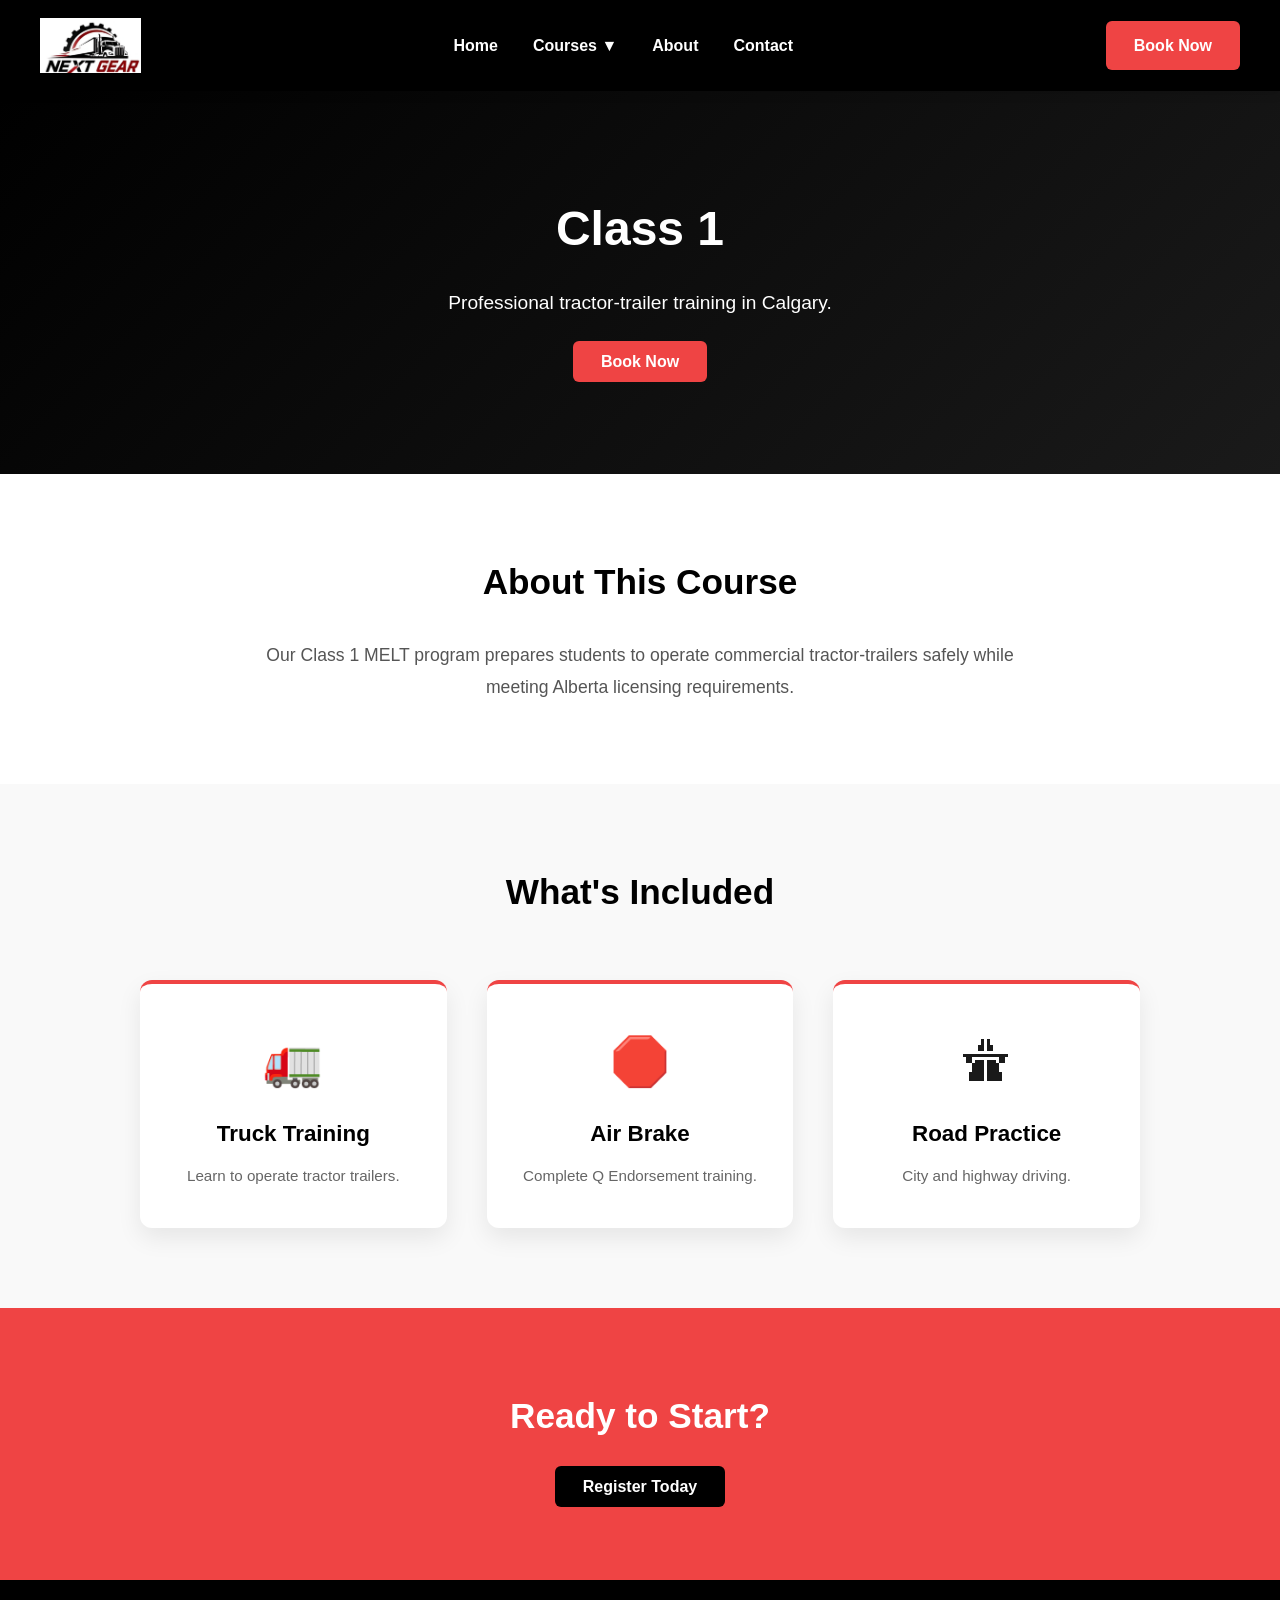
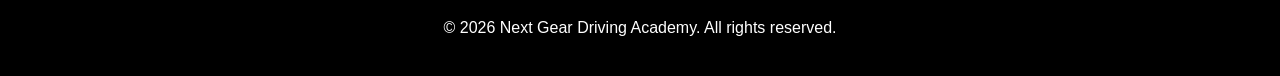
<file: class5.html>
<!DOCTYPE html>
<html lang="en">

<head>
    <meta charset="UTF-8">
    <meta name="viewport" content="width=device-width, initial-scale=1.0">
    <title>Class 1 | Next Gear Driving Academy</title>
    <link rel="stylesheet" href="css/style.css">
</head>

<body>

<header>
    <nav class="navbar">
        <div class="logo">
            <img src="images/NextGear.png" alt="Next Gear Driving Academy Logo">
        </div>

        <ul class="nav-links">
            <li><a href="index.html">Home</a></li>

            <li class="dropdown">
                <a href="#">Courses ▼</a>
                <ul class="dropdown-menu">
                    <li><a href="class1.html">Class 1</a></li>
                    <li><a href="class3.html">Class 3</a></li>
                    <li><a href="#">Class 5 (Coming Soon)</a></li>
                </ul>
            </li>

            <li><a href="about.html">About</a></li>
            <li><a href="contact.html">Contact</a></li>
        </ul>

        <a href="bookings.html" class="book-btn">Book Now</a>
    </nav>
</header>

<main>

<section class="course-hero">
    <h1>Class 1</h1>
    <p>Professional tractor-trailer training in Calgary.</p>
    <a href="bookings.html" class="book-btn">Book Now</a>
</section>

<section class="course-info">
    <h2>About This Course</h2>
    <p>
        Our Class 1 MELT program prepares students
        to operate commercial tractor-trailers safely
        while meeting Alberta licensing requirements.
    </p>
</section>

<section class="course-features">
    <h2>What's Included</h2>
    <div class="feature-grid">
        <div class="feature">
            <div class="feature-icon">🚛</div>
            <h3>Truck Training</h3>
            <p>Learn to operate tractor trailers.</p>
        </div>

        <div class="feature">
            <div class="feature-icon">🛑</div>
            <h3>Air Brake</h3>
            <p>Complete Q Endorsement training.</p>
        </div>

        <div class="feature">
            <div class="feature-icon">🛣</div>
            <h3>Road Practice</h3>
            <p>City and highway driving.</p>
        </div>
    </div>
</section>

<section class="cta">
    <h2>Ready to Start?</h2>
    <a href="bookings.html" class="book-btn">Register Today</a>
</section>

</main>

<footer>
    <p>&copy; 2026 Next Gear Driving Academy. All rights reserved.</p>
</footer>

</body>
</html>
</file>
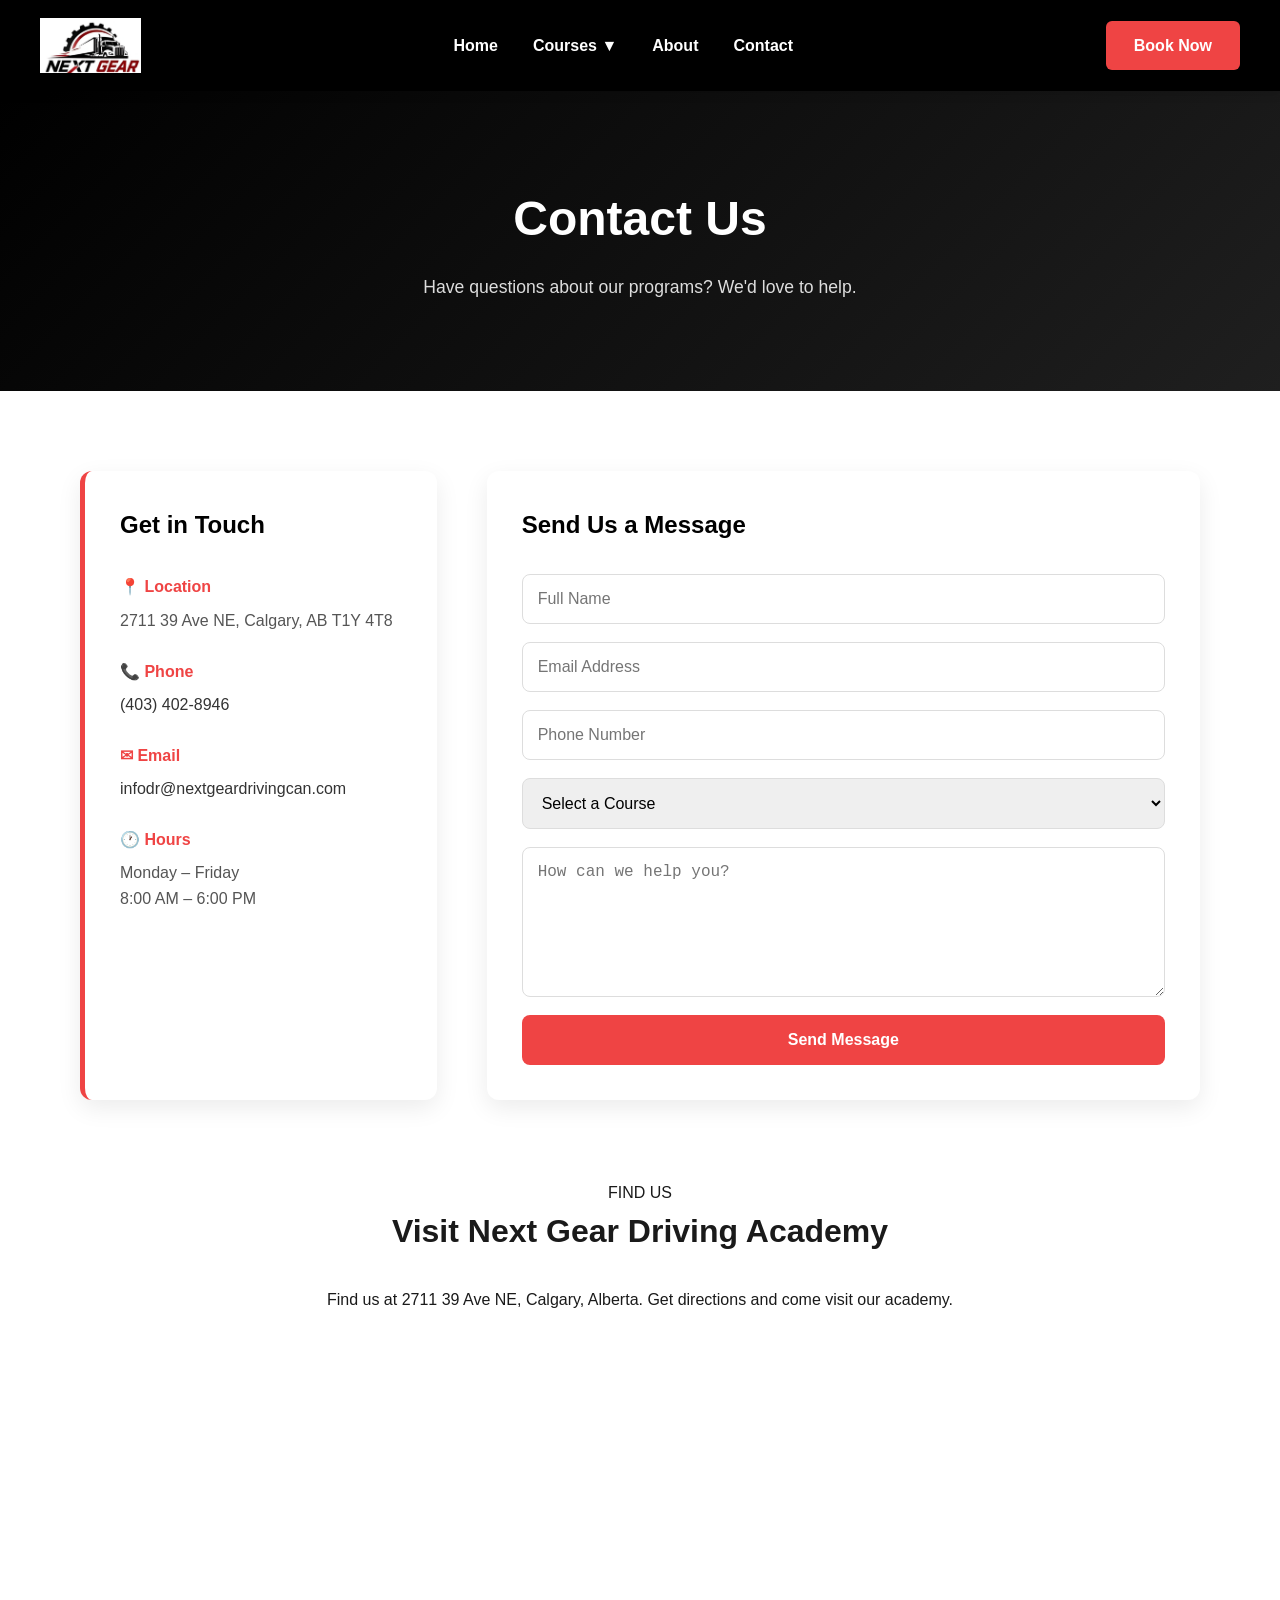
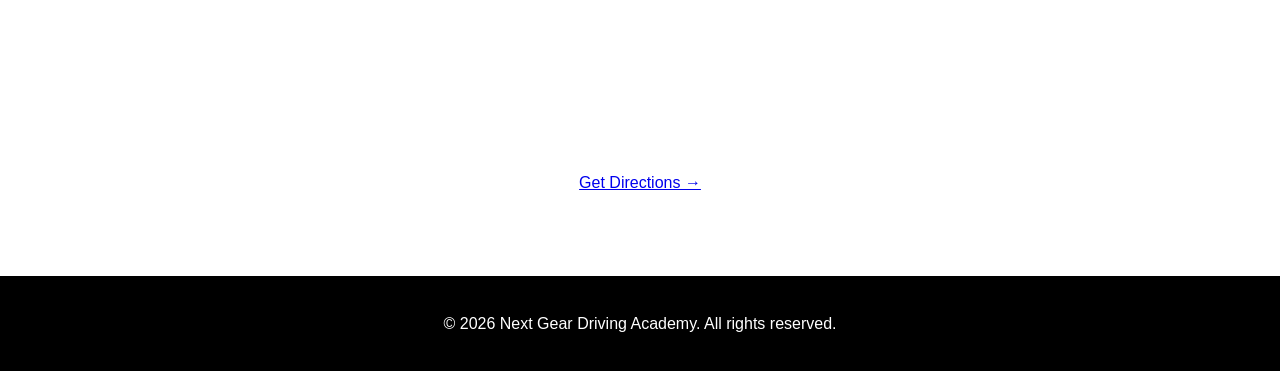
<file: contact.html>
<!DOCTYPE html>
<html lang="en">

<head>
    <meta charset="UTF-8">
    <meta name="viewport" content="width=device-width, initial-scale=1.0">
    <title>Contact Us | Next Gear Driving Academy</title>
    <link rel="stylesheet" href="css/style.css">
</head>

<body>

    <!-- Navigation -->
    <header>
        <nav class="navbar">
                <div class="logo">
                <img src="images/NextGear.png" alt="Next Gear Driving Academy Logo">
            
            </div>

            <ul class="nav-links">
                <li><a href="index.html">Home</a></li>

                <li class="dropdown">
                    <a href="#">Courses ▼</a>
                    <ul class="dropdown-menu">
                        <li><a href="class1.html">Class 1 MELT</a></li>
                        <li><a href="class3.html">Class 3</a></li>
                        <li><a href="#">Class 5 (Coming Soon)</a></li>
                    </ul>
                </li>

                <li><a href="about.html">About</a></li>
                <li><a href="contact.html">Contact</a></li>
            </ul>

            <a href="bookings.html" class="book-btn">Book Now</a>
        </nav>
    </header>

    <main>

    <!-- Hero -->
    <section class="contact-hero">
        <h1>Contact Us</h1>
        <p>Have questions about our programs? We'd love to help.</p>
    </section>

    <!-- Contact Section -->
    <section class="contact-container">

        <!-- Contact Info -->
        <div class="contact-info">
            <h2>Get in Touch</h2>
            <div class="info-item">
                <h3>📍 Location</h3>
                <p> 2711 39 Ave NE, Calgary, AB T1Y 4T8</p>
            </div>

            <div class="info-item">
                <h3>📞 Phone</h3>
                <p><a href="tel:+14035551234">(403) 402-8946</a></p>
            </div>

            <div class="info-item">
                <h3>✉ Email</h3>
                <p><a href="mailto:infodr@nextgeardrivingcan.com">infodr@nextgeardrivingcan.com</a></p>
            </div>

            <div class="info-item">
                <h3>🕐 Hours</h3>
                <p>Monday – Friday<br>8:00 AM – 6:00 PM</p>
            </div>
        </div>

        <!-- Contact Form -->
        <div class="contact-form">
            <h2>Send Us a Message</h2>

            <form>
                <input type="text" placeholder="Full Name" required>
                <input type="email" placeholder="Email Address" required>
                <input type="tel" placeholder="Phone Number">

                <select required>
                    <option value="">Select a Course</option>
                    <option>Class 1 MELT</option>
                    <option>Class 3</option>
                    <option>Class 5 (Coming Soon)</option>
                </select>

                <textarea rows="6" placeholder="How can we help you?"></textarea>

                <button type="submit" class="submit-btn">Send Message</button>
            </form>
        </div>

    </section>

    <!-- Google Maps -->
<section class="map">

    <div class="map-heading">
        <span>FIND US</span>
        <h2>Visit Next Gear Driving Academy</h2>
        <p>
            Find us at 2711 39 Ave NE, Calgary, Alberta.
            Get directions and come visit our academy.
        </p>
    </div>

    <div class="map-container">
        <iframe
            src="https://www.google.com/maps?q=Next+Gear+Driving+Academy,+2711+39+Ave+NE,+Calgary,+AB+T1Y+4T8&output=embed"
            width="100%"
            height="450"
            style="border:0;"
            allowfullscreen=""
            loading="lazy"
            referrerpolicy="no-referrer-when-downgrade"
            title="Next Gear Driving Academy Location">
        </iframe>
    </div>

    <a
        href="https://www.google.com/maps/place/Next+Gear+Driving+Academy/@51.0883074,-113.9972367,17z/data=!3m1!4b1!4m6!3m5!1s0x53716531586bf529:0xd56ba7453cb94223!8m2!3d51.0883074!4d-113.9972367!16s%2Fg%2F11zwxj04r2"
        target="_blank"
        rel="noopener noreferrer"
        class="directions-btn">
        Get Directions →
    </a>

</section>
    </main>

    <!-- Footer -->
    <footer>
        <p>&copy; 2026 Next Gear Driving Academy. All rights reserved.</p>
    </footer>

</body>

</html>
</file>
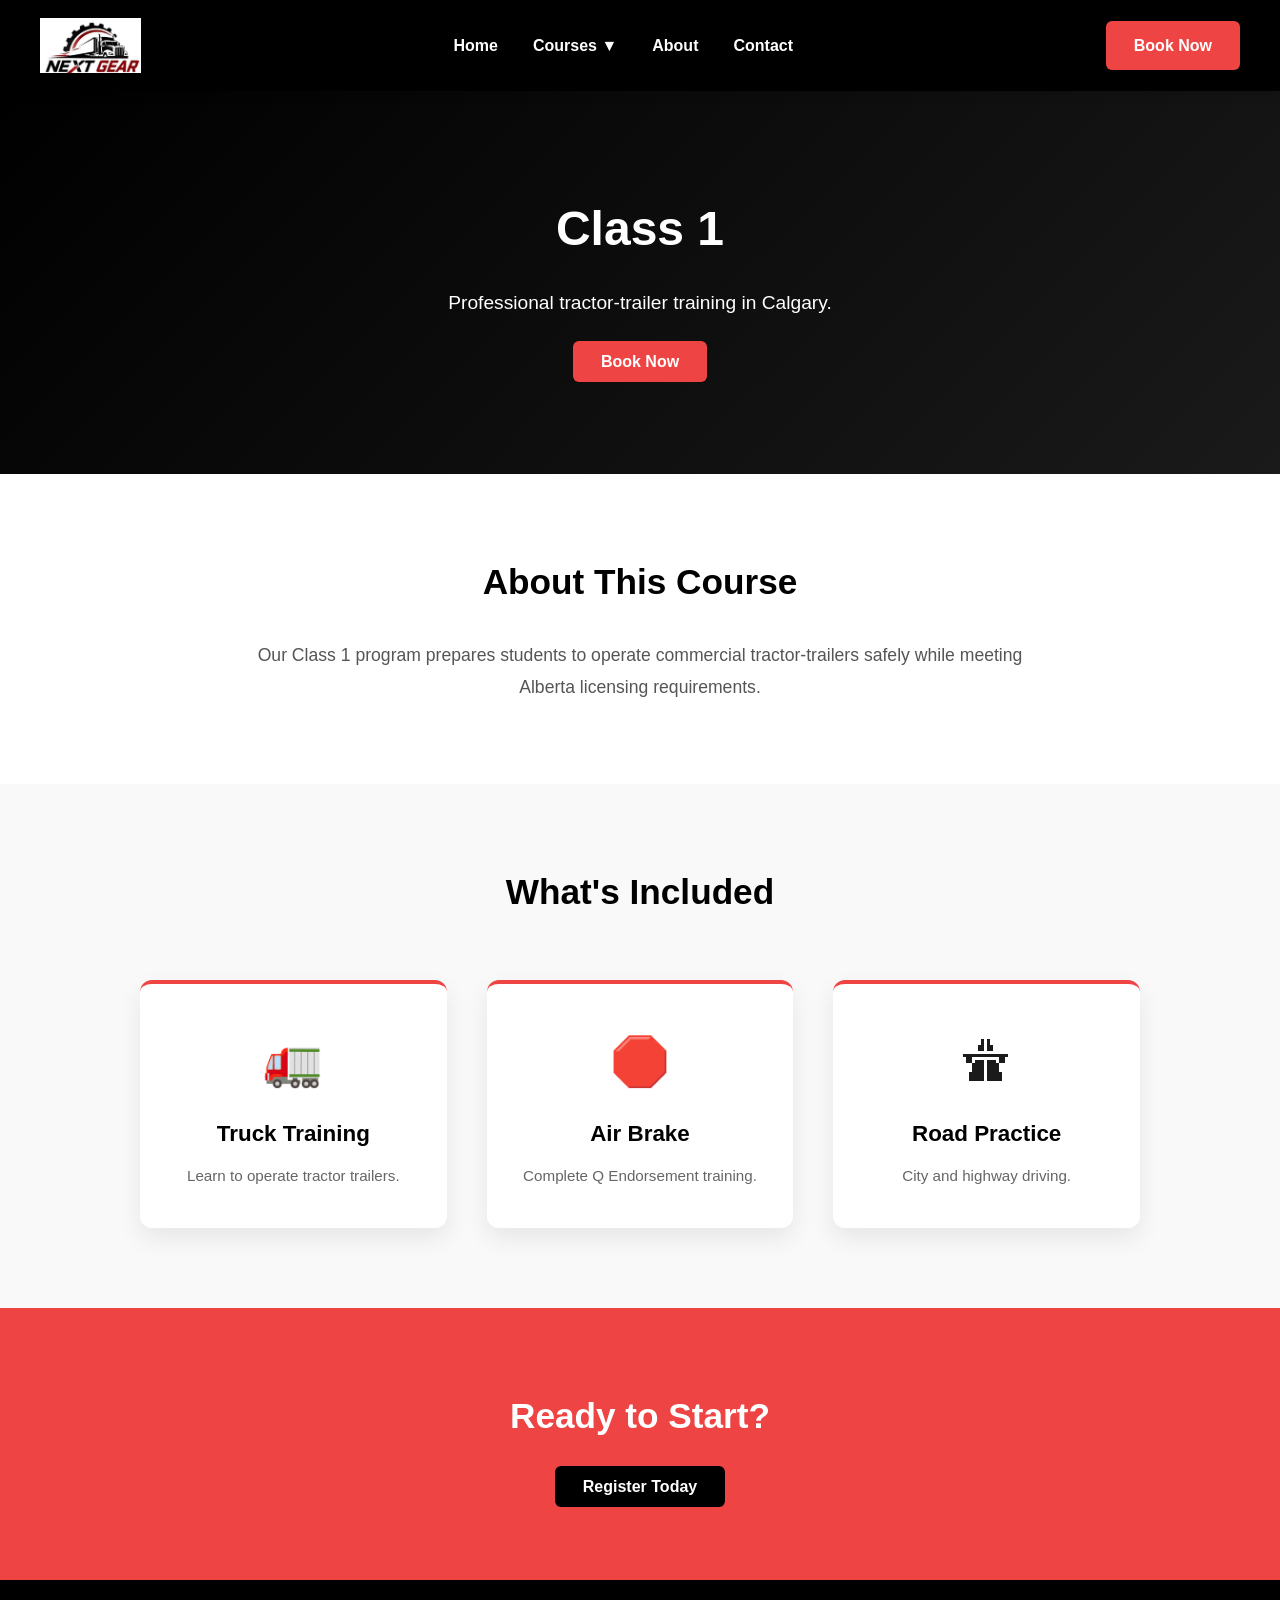
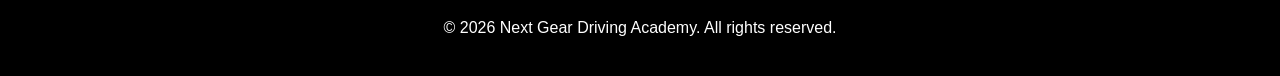
<file: public/class1.html>
<!DOCTYPE html>
<html lang="en">

<head>
    <meta charset="UTF-8">
    <meta name="viewport" content="width=device-width, initial-scale=1.0">
    <title>Class 1 MELT | Next Gear Driving Academy</title>
    <link rel="stylesheet" href="../css/style.css">
</head>

<body>

<header>
    <nav class="navbar">
        <div class="logo">
            <img src="../images/NextGear.png" alt="Next Gear Driving Academy Logo">
        </div>

        <ul class="nav-links">
            <li><a href="index.html">Home</a></li>

            <li class="dropdown">
                <a href="#">Courses ▼</a>
                <ul class="dropdown-menu">
                    <li><a href="class1.html">Class 1 </a></li>
                    <li><a href="class3.html">Class 3</a></li>
                    <li><a href="#">Class 5 (Coming Soon)</a></li>
                </ul>
            </li>

            <li><a href="about.html">About</a></li>
            <li><a href="contact.html">Contact</a></li>
        </ul>

        <a href="booking.html" class="book-btn">Book Now</a>
    </nav>
</header>

<main>

<section class="course-hero">
    <h1>Class 1</h1>
    <p>Professional tractor-trailer training in Calgary.</p>
    <a href="booking.html" class="book-btn">Book Now</a>
</section>

<section class="course-info">
    <h2>About This Course</h2>
    <p>
        Our Class 1 program prepares students
        to operate commercial tractor-trailers safely
        while meeting Alberta licensing requirements.
    </p>
</section>

<section class="course-features">
    <h2>What's Included</h2>
    <div class="feature-grid">
        <div class="feature">
            <div class="feature-icon">🚛</div>
            <h3>Truck Training</h3>
            <p>Learn to operate tractor trailers.</p>
        </div>

        <div class="feature">
            <div class="feature-icon">🛑</div>
            <h3>Air Brake</h3>
            <p>Complete Q Endorsement training.</p>
        </div>

        <div class="feature">
            <div class="feature-icon">🛣</div>
            <h3>Road Practice</h3>
            <p>City and highway driving.</p>
        </div>
    </div>
</section>

<section class="cta">
    <h2>Ready to Start?</h2>
    <a href="booking.html" class="book-btn">Register Today</a>
</section>

</main>

<footer>
    <p>&copy; 2026 Next Gear Driving Academy. All rights reserved.</p>
</footer>

</body>
</html>
</file>
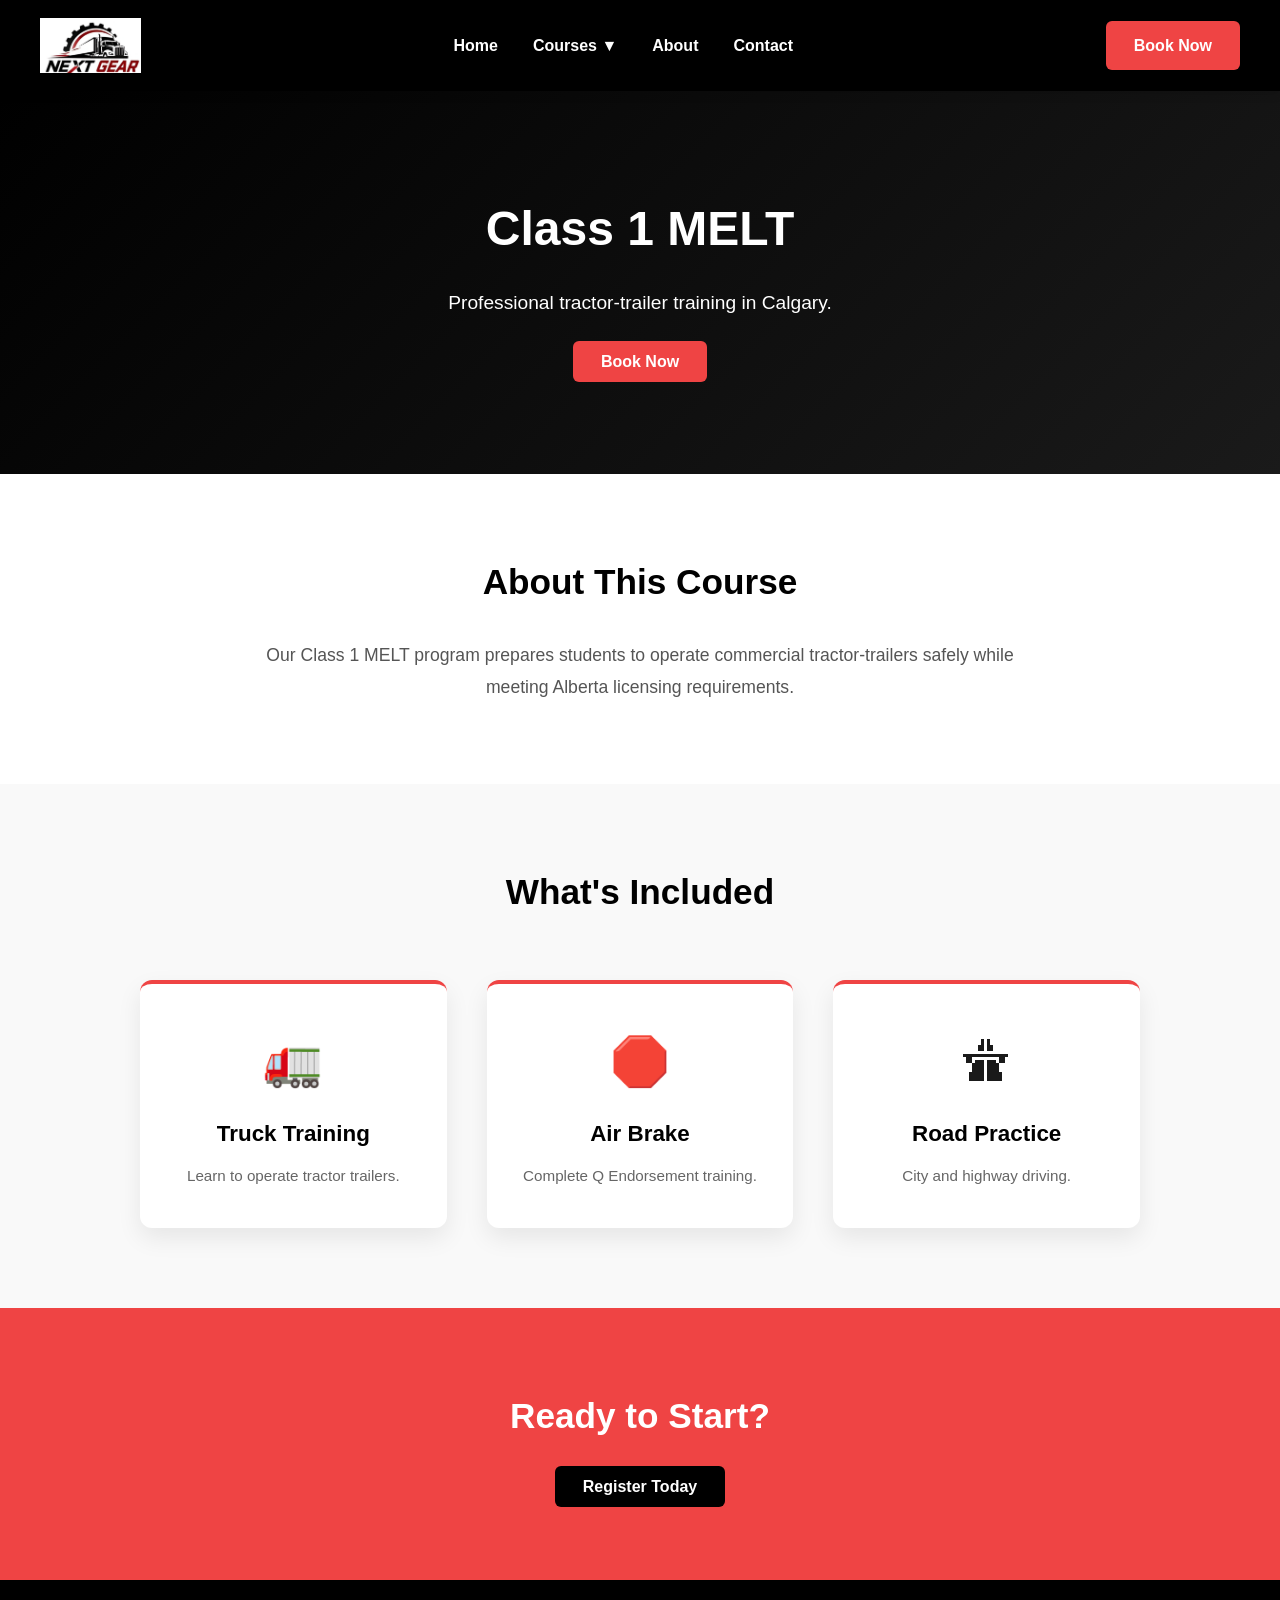
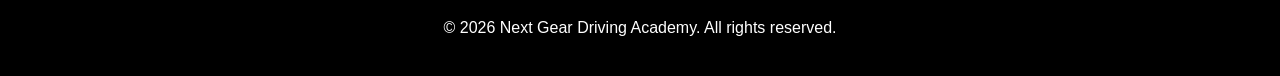
<file: public/class3.html>
<!DOCTYPE html>
<html lang="en">

<head>
    <meta charset="UTF-8">
    <meta name="viewport" content="width=device-width, initial-scale=1.0">
    <title>Class 3 MELT | Next Gear Driving Academy</title>
    <link rel="stylesheet" href="../css/style.css">
</head>

<body>

<header>
    <nav class="navbar">
        <div class="logo">
            <img src="../images/NextGear.png" alt="Next Gear Driving Academy Logo">
           
        </div>

        <ul class="nav-links">
            <li><a href="index.html">Home</a></li>

            <li class="dropdown">
                <a href="#">Courses ▼</a>
                <ul class="dropdown-menu">
                    <li><a href="class1.html">Class 1 MELT</a></li>
                    <li><a href="class3.html">Class 3</a></li>
                    <li><a href="#">Class 5 (Coming Soon)</a></li>
                </ul>
            </li>

            <li><a href="about.html">About</a></li>
            <li><a href="contact.html">Contact</a></li>
        </ul>

        <a href="booking.html" class="book-btn">Book Now</a>
    </nav>
</header>

<main>

<section class="course-hero">
    <h1>Class 1 MELT</h1>
    <p>Professional tractor-trailer training in Calgary.</p>
    <a href="booking.html" class="book-btn">Book Now</a>
</section>

<section class="course-info">
    <h2>About This Course</h2>
    <p>
        Our Class 1 MELT program prepares students
        to operate commercial tractor-trailers safely
        while meeting Alberta licensing requirements.
    </p>
</section>

<section class="course-features">
    <h2>What's Included</h2>
    <div class="feature-grid">
        <div class="feature">
            <div class="feature-icon">🚛</div>
            <h3>Truck Training</h3>
            <p>Learn to operate tractor trailers.</p>
        </div>

        <div class="feature">
            <div class="feature-icon">🛑</div>
            <h3>Air Brake</h3>
            <p>Complete Q Endorsement training.</p>
        </div>

        <div class="feature">
            <div class="feature-icon">🛣</div>
            <h3>Road Practice</h3>
            <p>City and highway driving.</p>
        </div>
    </div>
</section>

<section class="cta">
    <h2>Ready to Start?</h2>
    <a href="booking.html" class="book-btn">Register Today</a>
</section>

</main>

<footer>
    <p>&copy; 2026 Next Gear Driving Academy. All rights reserved.</p>
</footer>

</body>
</html>
</file>
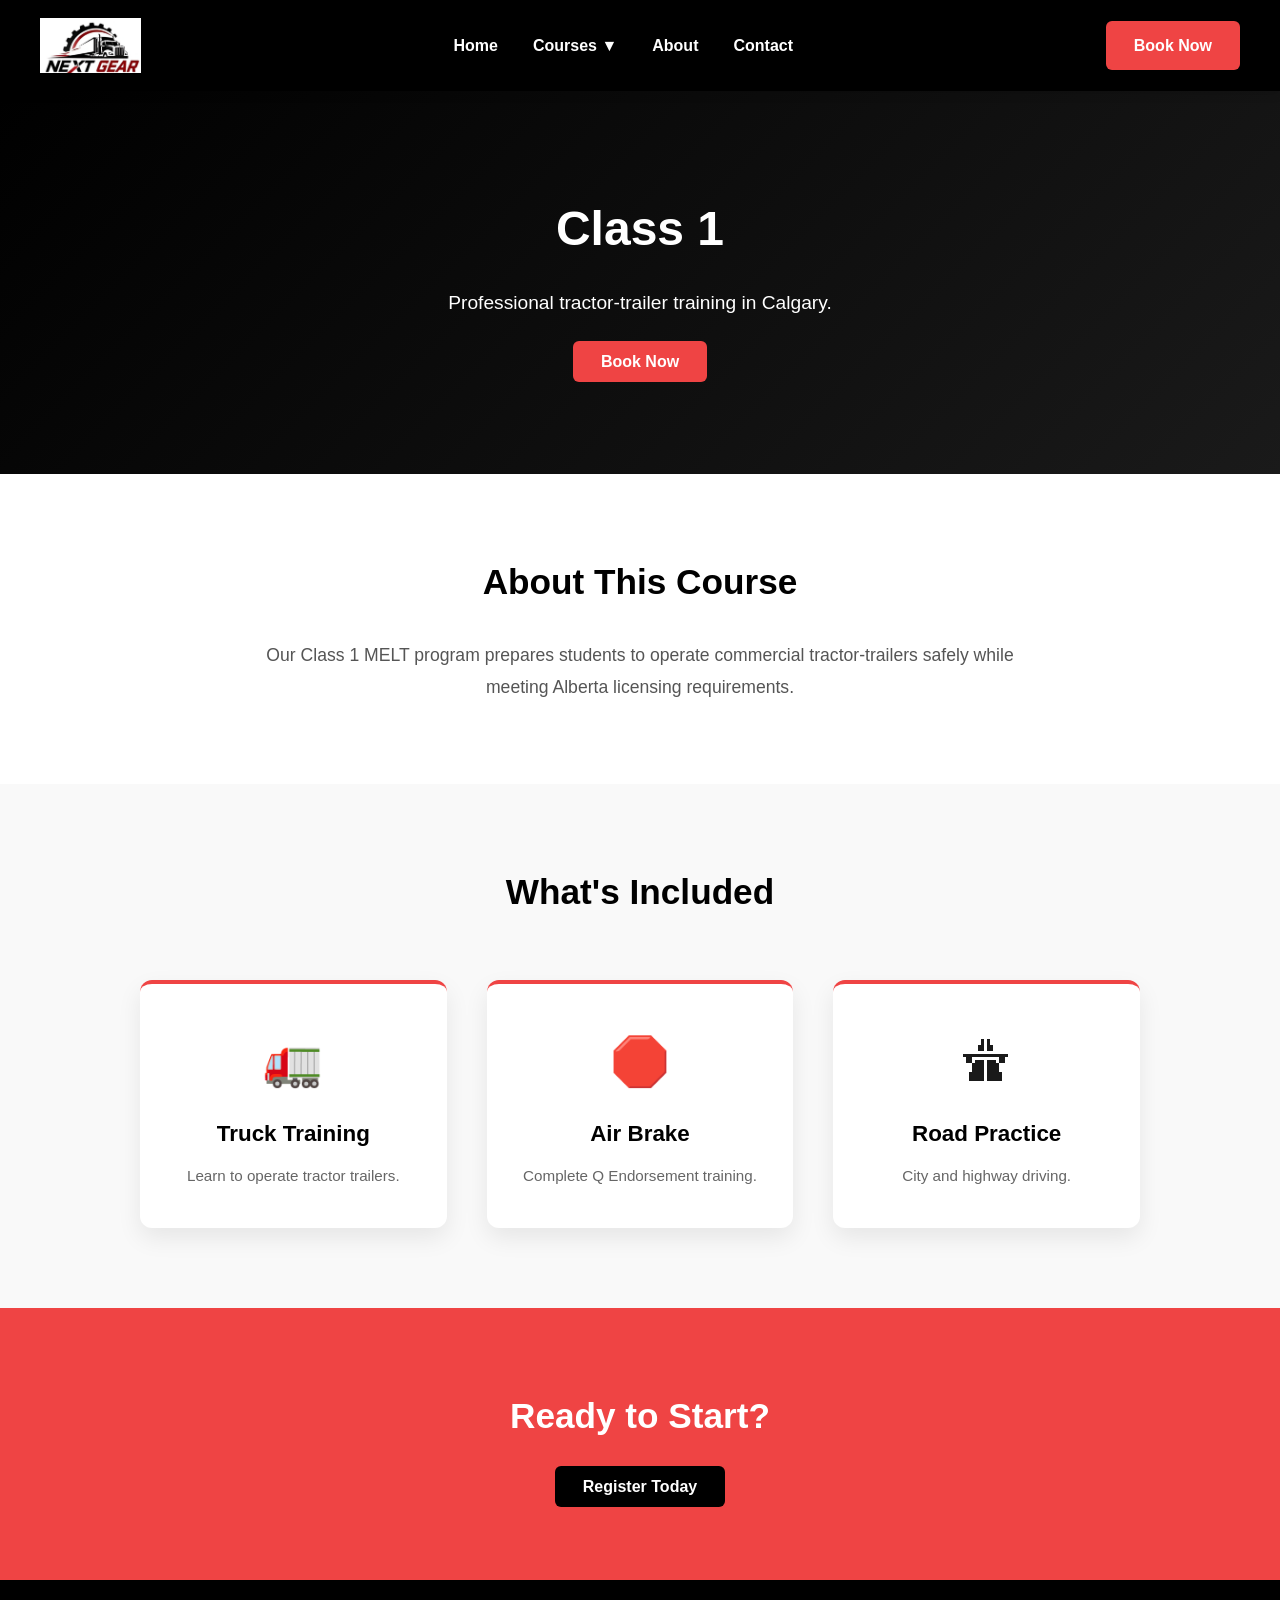
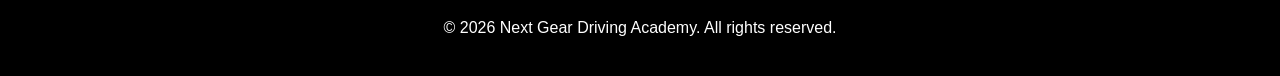
<file: public/class5.html>
<!DOCTYPE html>
<html lang="en">

<head>
    <meta charset="UTF-8">
    <meta name="viewport" content="width=device-width, initial-scale=1.0">
    <title>Class 1 | Next Gear Driving Academy</title>
    <link rel="stylesheet" href="../css/style.css">
</head>

<body>

<header>
    <nav class="navbar">
        <div class="logo">
            <img src="../images/NextGear.png" alt="Next Gear Driving Academy Logo">
        </div>

        <ul class="nav-links">
            <li><a href="index.html">Home</a></li>

            <li class="dropdown">
                <a href="#">Courses ▼</a>
                <ul class="dropdown-menu">
                    <li><a href="class1.html">Class 1</a></li>
                    <li><a href="class3.html">Class 3</a></li>
                    <li><a href="#">Class 5 (Coming Soon)</a></li>
                </ul>
            </li>

            <li><a href="about.html">About</a></li>
            <li><a href="contact.html">Contact</a></li>
        </ul>

        <a href="booking.html" class="book-btn">Book Now</a>
    </nav>
</header>

<main>

<section class="course-hero">
    <h1>Class 1</h1>
    <p>Professional tractor-trailer training in Calgary.</p>
    <a href="booking.html" class="book-btn">Book Now</a>
</section>

<section class="course-info">
    <h2>About This Course</h2>
    <p>
        Our Class 1 MELT program prepares students
        to operate commercial tractor-trailers safely
        while meeting Alberta licensing requirements.
    </p>
</section>

<section class="course-features">
    <h2>What's Included</h2>
    <div class="feature-grid">
        <div class="feature">
            <div class="feature-icon">🚛</div>
            <h3>Truck Training</h3>
            <p>Learn to operate tractor trailers.</p>
        </div>

        <div class="feature">
            <div class="feature-icon">🛑</div>
            <h3>Air Brake</h3>
            <p>Complete Q Endorsement training.</p>
        </div>

        <div class="feature">
            <div class="feature-icon">🛣</div>
            <h3>Road Practice</h3>
            <p>City and highway driving.</p>
        </div>
    </div>
</section>

<section class="cta">
    <h2>Ready to Start?</h2>
    <a href="booking.html" class="book-btn">Register Today</a>
</section>

</main>

<footer>
    <p>&copy; 2026 Next Gear Driving Academy. All rights reserved.</p>
</footer>

</body>
</html>
</file>
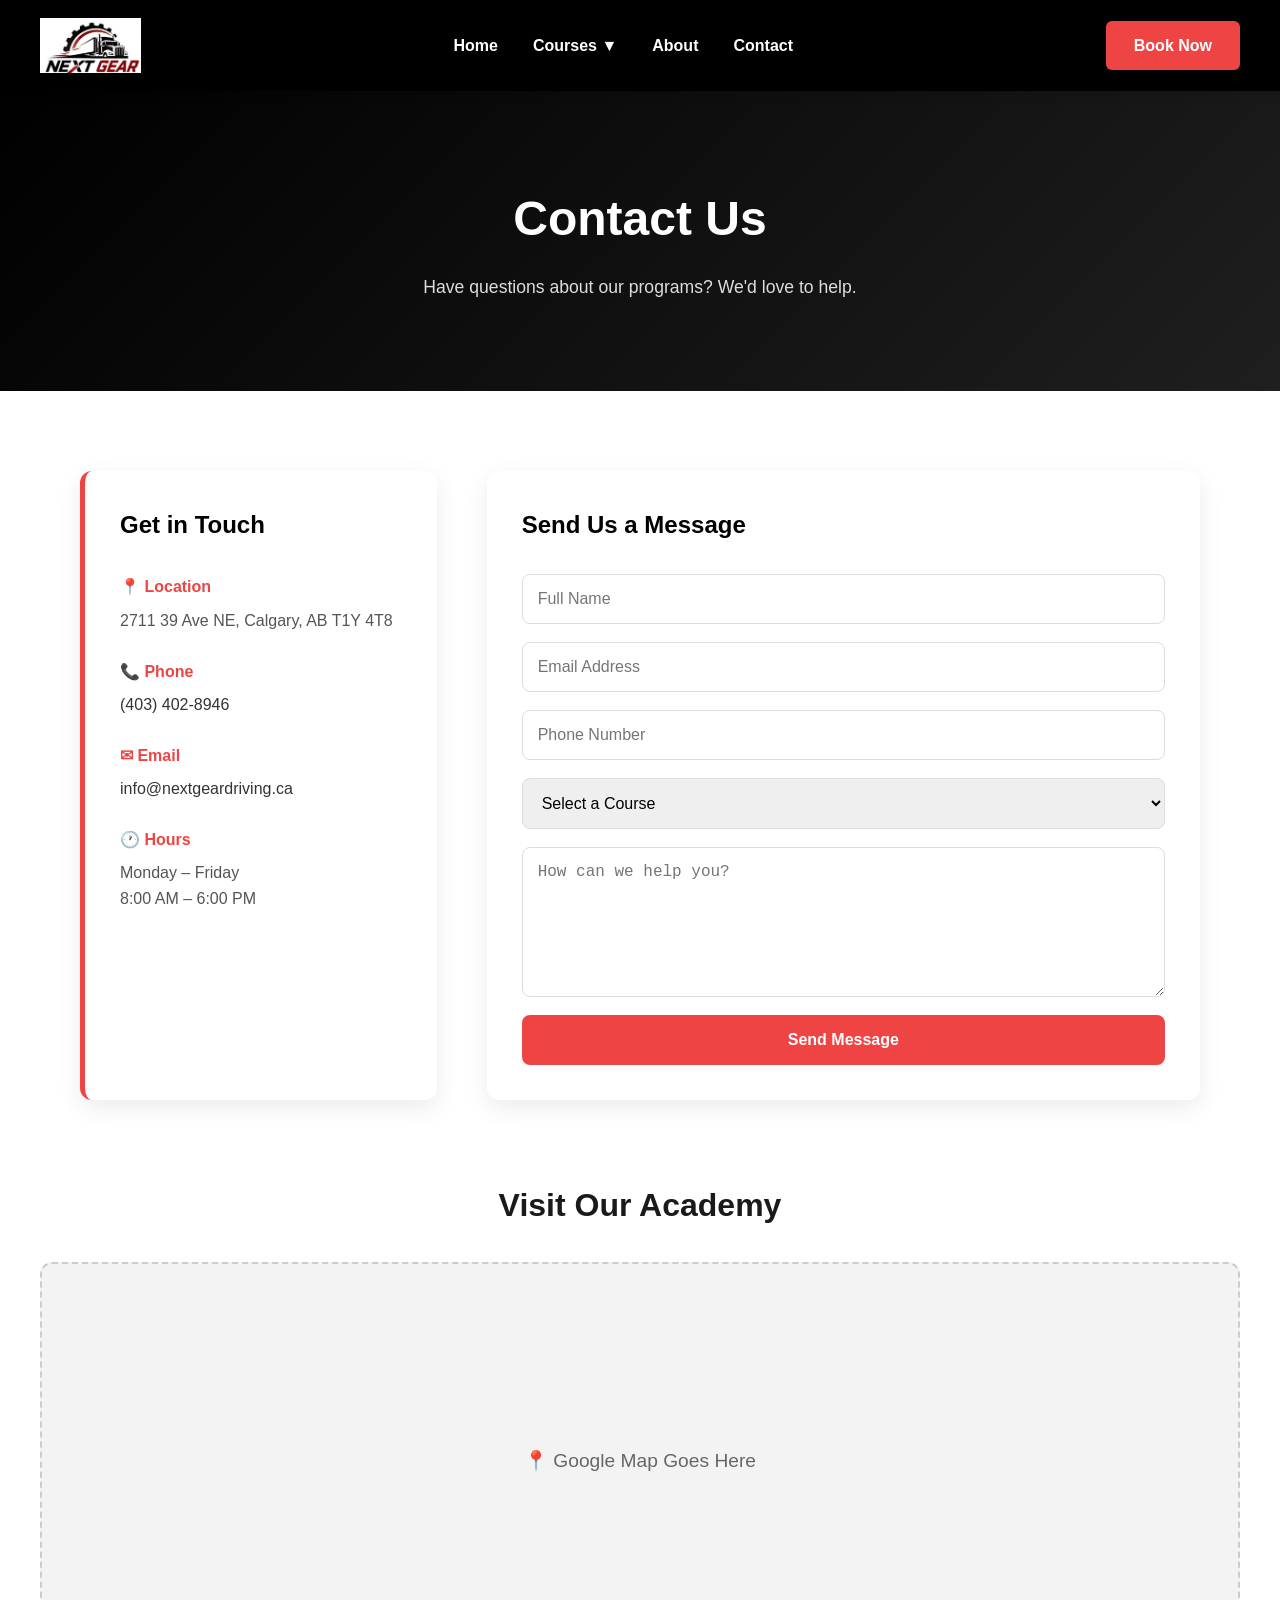
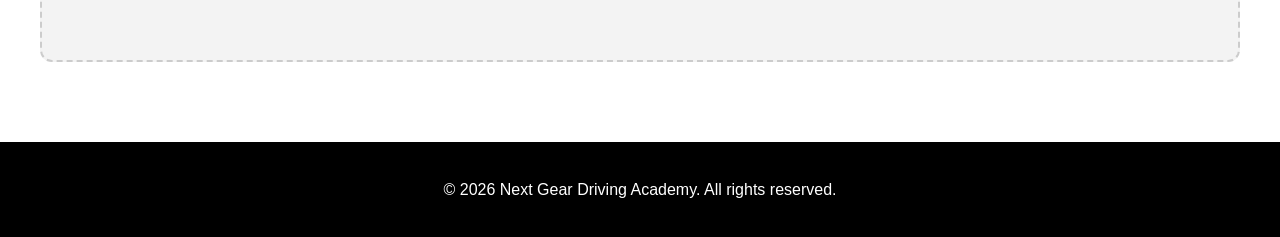
<file: public/contact.html>
<!DOCTYPE html>
<html lang="en">

<head>
    <meta charset="UTF-8">
    <meta name="viewport" content="width=device-width, initial-scale=1.0">
    <title>Contact Us | Next Gear Driving Academy</title>
    <link rel="stylesheet" href="../css/style.css">
</head>

<body>

    <!-- Navigation -->
    <header>
        <nav class="navbar">
            <div class="logo">
                <img src="../images/NextGear.png" alt="Next Gear Driving Academy Logo">
            
            </div>

            <ul class="nav-links">
                <li><a href="index.html">Home</a></li>

                <li class="dropdown">
                    <a href="#">Courses ▼</a>
                    <ul class="dropdown-menu">
                        <li><a href="class1.html">Class 1 MELT</a></li>
                        <li><a href="class3.html">Class 3</a></li>
                        <li><a href="#">Class 5 (Coming Soon)</a></li>
                    </ul>
                </li>

                <li><a href="about.html">About</a></li>
                <li><a href="contact.html">Contact</a></li>
            </ul>

            <a href="booking.html" class="book-btn">Book Now</a>
        </nav>
    </header>

    <main>

    <!-- Hero -->
    <section class="contact-hero">
        <h1>Contact Us</h1>
        <p>Have questions about our programs? We'd love to help.</p>
    </section>

    <!-- Contact Section -->
    <section class="contact-container">

        <!-- Contact Info -->
        <div class="contact-info">
            <h2>Get in Touch</h2>
            <div class="info-item">
                <h3>📍 Location</h3>
                <p> 2711 39 Ave NE, Calgary, AB T1Y 4T8</p>
            </div>

            <div class="info-item">
                <h3>📞 Phone</h3>
                <p><a href="tel:+14035551234">(403) 402-8946</a></p>
            </div>

            <div class="info-item">
                <h3>✉ Email</h3>
                <p><a href="mailto:info@nextgeardriving.ca">info@nextgeardriving.ca</a></p>
            </div>

            <div class="info-item">
                <h3>🕐 Hours</h3>
                <p>Monday – Friday<br>8:00 AM – 6:00 PM</p>
            </div>
        </div>

        <!-- Contact Form -->
        <div class="contact-form">
            <h2>Send Us a Message</h2>

            <form>
                <input type="text" placeholder="Full Name" required>
                <input type="email" placeholder="Email Address" required>
                <input type="tel" placeholder="Phone Number">

                <select required>
                    <option value="">Select a Course</option>
                    <option>Class 1 MELT</option>
                    <option>Class 3</option>
                    <option>Class 5 (Coming Soon)</option>
                </select>

                <textarea rows="6" placeholder="How can we help you?"></textarea>

                <button type="submit" class="submit-btn">Send Message</button>
            </form>
        </div>

    </section>

    <!-- Google Maps Placeholder -->
    <section class="map">
        <h2>Visit Our Academy</h2>
        <div class="map-box">
            📍 Google Map Goes Here
        </div>
    </section>

    </main>

    <!-- Footer -->
    <footer>
        <p>&copy; 2026 Next Gear Driving Academy. All rights reserved.</p>
    </footer>

</body>

</html>
</file>
<file: css/style.css>
/* ========================
   Global Styles
======================== */
* {
    margin: 0;
    padding: 0;
    box-sizing: border-box;
}

body {
    font-family: 'Segoe UI', Tahoma, Geneva, Verdana, sans-serif;
    line-height: 1.6;
    color: #1a1a1a;
    background: #ffffff;
}

/* ========================
   Navigation Bar
======================== */
header {
    background: #000000;
    position: sticky;
    top: 0;
    z-index: 1000;
    box-shadow: 0 2px 10px rgba(0, 0, 0, 0.15);
}

.navbar {
    max-width: 1300px;
    margin: 0 auto;
    padding: 18px 40px;
    display: flex;
    justify-content: space-between;
    align-items: center;
}

.logo {
    display: flex;
    align-items: center;
    gap: 12px;
    transition: all 0.3s ease;
}

.logo:hover {
    transform: translateY(-2px);
}

.logo h1 {
    color: white;
    font-size: 1.8rem;
    font-weight: bold;
    letter-spacing: 0.5px;
    margin: 0;
}

.logo img {
    height: 55px;
    margin: 0;
    object-fit: contain;
    transition: all 0.3s ease;
}

.nav-links {
    display: flex;
    list-style: none;
    gap: 35px;
}

.nav-links a {
    color: white;
    text-decoration: none;
    font-weight: 600;
    transition: all 0.3s ease;
    position: relative;
    padding-bottom: 6px;
}

.nav-links a::after {
    content: "";
    position: absolute;
    left: 0;
    bottom: -6px;
    width: 0;
    height: 2px;
    background: #ef4444;
    transition: width 0.3s ease;
}

.nav-links a:hover::after {
    width: 100%;
}

.nav-links a:hover {
    color: #ef4444;
}

.book-btn {
    background: #ef4444;
    color: white;
    text-decoration: none;
    padding: 12px 28px;
    border-radius: 6px;
    font-weight: bold;
    transition: all 0.3s ease;
}

.book-btn:hover {
    background: #dc2626;
    transform: translateY(-2px);
    box-shadow: 0 4px 12px rgba(239, 68, 68, 0.3);
}

/* ========================
   Courses Section
======================== */
.courses {
    padding: 80px 10%;
    text-align: center;
    background: #ffffff;
}

.courses h2 {
    font-size: 2.5rem;
    margin-bottom: 20px;
    color: #000000;
}

.section-text {
    max-width: 700px;
    margin: 20px auto 50px;
    color: #555555;
    font-size: 1.1rem;
}

.course-grid {
    display: grid;
    grid-template-columns: repeat(auto-fit, minmax(280px, 1fr));
    gap: 30px;
}

.course-card {
    background: white;
    border-radius: 12px;
    overflow: hidden;
    box-shadow: 0 10px 25px rgba(0, 0, 0, 0.08);
    transition: all 0.3s ease;
    border-left: 4px solid #ef4444;
}

.course-card:hover {
    transform: translateY(-8px);
    box-shadow: 0 20px 40px rgba(239, 68, 68, 0.15);
}

.course-card img {
    width: 100%;
    height: 220px;
    object-fit: cover;
}

.course-card h3 {
    margin: 20px 0 10px;
    color: #000000;
    font-size: 1.4rem;
}

.course-card p {
    padding: 0 20px;
    color: #666666;
    font-size: 0.95rem;
}

.course-card ul {
    list-style: none;
    text-align: left;
    padding: 20px 35px;
    color: #555555;
}

.course-card li {
    margin-bottom: 10px;
    padding-left: 20px;
    position: relative;
}

.course-card li::before {
    content: "✓";
    position: absolute;
    left: 0;
    color: #ef4444;
    font-weight: bold;
}

.coming-soon {
    display: inline-block;
    background: #ef4444;
    color: white;
    padding: 6px 14px;
    border-radius: 20px;
    margin-bottom: 15px;
    font-size: 0.85rem;
    font-weight: bold;
}

.course-card a {
    display: inline-block;
    margin: 20px;
    padding: 12px 28px;
    background: #000000;
    color: white;
    text-decoration: none;
    border-radius: 6px;
    font-weight: bold;
    transition: all 0.3s ease;
}

.course-card a:hover {
    background: #ef4444;
    transform: translateY(-2px);
    box-shadow: 0 4px 12px rgba(239, 68, 68, 0.3);
}
/* Dropdown */

.dropdown {
    position: relative;
}

.dropdown-menu {
    position: absolute;
    top: 100%;
    left: 0;
    background: white;
    width: 220px;
    list-style: none;
    border-radius: 8px;
    box-shadow: 0 10px 30px rgba(0, 0, 0, 0.2);
    opacity: 0;
    visibility: hidden;
    transform: translateY(-10px);
    transition: all 0.3s cubic-bezier(0.4, 0, 0.2, 1);
    pointer-events: none;
    margin-top: 8px;
}

.dropdown-menu li {
    border-bottom: 1px solid #f0f0f0;
}

.dropdown-menu li:last-child {
    border-bottom: none;
}

.dropdown-menu li a {
    display: block;
    padding: 14px 16px;
    color: #1a1a1a;
    text-decoration: none;
    font-weight: 500;
    transition: all 0.3s ease;
}

.dropdown-menu li a:hover {
    background: #ef4444;
    color: white;
    padding-left: 20px;
}

.dropdown:hover .dropdown-menu {
    opacity: 1;
    visibility: visible;
    transform: translateY(0);
    pointer-events: auto;
}


/* ========================
   Responsive Design
======================== */
@media (max-width: 900px) {
    .navbar {
        flex-direction: column;
        gap: 20px;
        padding: 15px 20px;
    }

    .nav-links {
        flex-direction: column;
        text-align: center;
        gap: 15px;
    }

    .book-btn {
        width: 200px;
        text-align: center;
    }

    .courses {
        padding: 60px 5%;
    }

    .course-grid {
        grid-template-columns: 1fr;
    }

    .courses h2 {
        font-size: 2rem;
    }
}

@media (max-width: 600px) {
    .logo h1 {
        font-size: 1.4rem;
    }

    .nav-links {
        gap: 10px;
        font-size: 0.9rem;
    }

    .courses {
        padding: 40px 5%;
    }

    .courses h2 {
        font-size: 1.6rem;
    }

    .course-card a {
        padding: 10px 20px;
        margin: 15px;
        font-size: 0.9rem;
    }
}

/* ========================
   Course Page Styles
======================== */
.course-hero {
    background: linear-gradient(135deg, #000000 0%, #1a1a1a 100%);
    color: white;
    padding: 100px 40px;
    text-align: center;
}

.course-hero h1 {
    font-size: 3rem;
    margin-bottom: 20px;
}

.course-hero p {
    font-size: 1.2rem;
    margin-bottom: 30px;
    max-width: 600px;
    margin-left: auto;
    margin-right: auto;
}

.course-info {
    padding: 80px 10%;
    text-align: center;
    background: #ffffff;
}

.course-info h2 {
    font-size: 2.2rem;
    margin-bottom: 30px;
    color: #000000;
}

.course-info p {
    max-width: 800px;
    margin: 0 auto;
    font-size: 1.1rem;
    color: #555555;
    line-height: 1.8;
}

.course-features {
    padding: 80px 10%;
    background: #f9f9f9;
    text-align: center;
}

.course-features h2 {
    font-size: 2.2rem;
    margin-bottom: 60px;
    color: #000000;
}

.feature-grid {
    display: grid;
    grid-template-columns: repeat(auto-fit, minmax(250px, 1fr));
    gap: 40px;
    max-width: 1000px;
    margin: 0 auto;
}

.feature {
    background: white;
    padding: 40px 30px;
    border-radius: 12px;
    box-shadow: 0 10px 25px rgba(0, 0, 0, 0.08);
    transition: all 0.3s ease;
    border-top: 4px solid #ef4444;
}

.feature:hover {
    transform: translateY(-8px);
    box-shadow: 0 20px 40px rgba(239, 68, 68, 0.15);
}

.feature-icon {
    font-size: 3rem;
    margin-bottom: 15px;
}

.feature h3 {
    font-size: 1.4rem;
    margin-bottom: 12px;
    color: #000000;
}

.feature p {
    color: #666666;
    font-size: 0.95rem;
}

.cta {
    background: #ef4444;
    color: white;
    padding: 80px 40px;
    text-align: center;
}

.cta h2 {
    font-size: 2.2rem;
    margin-bottom: 30px;
}

.cta .book-btn {
    background: #000000;
    color: white;
    margin: 0;
}

.cta .book-btn:hover {
    background: white;
    color: #ef4444;
}

/* ========================
   Course Page Responsive
======================== */
@media (max-width: 900px) {
    .course-hero {
        padding: 80px 20px;
    }

    .course-hero h1 {
        font-size: 2.2rem;
    }

    .course-info {
        padding: 60px 5%;
    }

    .course-features {
        padding: 60px 5%;
    }

    .feature-grid {
        grid-template-columns: 1fr;
    }

    .cta {
        padding: 60px 20px;
    }
}

@media (max-width: 600px) {
    .course-hero {
        padding: 60px 20px;
    }

    .course-hero h1 {
        font-size: 1.8rem;
    }

    .course-hero p {
        font-size: 1rem;
    }

    .course-info h2,
    .course-features h2,
    .cta h2 {
        font-size: 1.6rem;
    }
}
/* ========================
   Contact Page
======================== */

.contact-hero {
    background: linear-gradient(135deg, #000000 0%, #1f1f1f 100%);
    color: white;
    text-align: center;
    padding: 90px 20px;
}

.contact-hero h1 {
    font-size: 3rem;
    margin-bottom: 15px;
}

.contact-hero p {
    font-size: 1.1rem;
    color: #dddddd;
    max-width: 700px;
    margin: 0 auto;
}

/* Contact Section */

.contact-container {
    max-width: 1200px;
    margin: 80px auto;
    padding: 0 40px;

    display: grid;
    grid-template-columns: 1fr 2fr;
    gap: 50px;
}

/* Contact Info */

.contact-info {
    background: #ffffff;
    padding: 35px;
    border-radius: 12px;
    box-shadow: 0 8px 25px rgba(0,0,0,.08);
    border-left: 5px solid #ef4444;
}

.contact-info h2 {
    margin-bottom: 30px;
    color: #000;
}

.info-item {
    margin-bottom: 25px;
}

.info-item h3 {
    color: #ef4444;
    margin-bottom: 8px;
    font-size: 1rem;
}

.info-item p {
    color: #555;
    line-height: 1.6;
}

.info-item a {
    color: #333;
    text-decoration: none;
}

.info-item a:hover {
    color: #ef4444;
}

/* Contact Form */

.contact-form {
    background: white;
    padding: 35px;
    border-radius: 12px;
    box-shadow: 0 8px 25px rgba(0,0,0,.08);
}

.contact-form h2 {
    margin-bottom: 30px;
    color: #000;
}

.contact-form form {
    display: flex;
    flex-direction: column;
    gap: 18px;
}

.contact-form input,
.contact-form select,
.contact-form textarea {

    width: 100%;

    padding: 15px;

    border: 1px solid #ddd;

    border-radius: 8px;

    font-size: 16px;

    transition: .3s;
}

.contact-form input:focus,
.contact-form select:focus,
.contact-form textarea:focus {

    outline: none;

    border-color: #ef4444;

    box-shadow: 0 0 8px rgba(239,68,68,.2);

}

.contact-form textarea {
    resize: vertical;
    min-height: 150px;
}

.submit-btn {

    background: #ef4444;

    color: white;

    border: none;

    padding: 16px;

    border-radius: 8px;

    font-size: 16px;

    font-weight: bold;

    cursor: pointer;

    transition: .3s;
}

.submit-btn:hover {

    background: #dc2626;

    transform: translateY(-2px);

    box-shadow: 0 5px 15px rgba(239,68,68,.3);

}

/* Map */

.map {
    padding: 0 40px 80px;
    text-align: center;
}

.map h2 {
    margin-bottom: 30px;
    font-size: 2rem;
}

.map-box {

    max-width: 1200px;
    margin: auto;

    height: 400px;

    border-radius: 12px;

    background: #f3f3f3;

    display: flex;

    align-items: center;

    justify-content: center;

    font-size: 1.2rem;

    color: #666;

    border: 2px dashed #ccc;

}

/* Footer */

footer {

    background: #000;

    color: white;

    text-align: center;

    padding: 30px 20px;

    margin-top: 0;

}

footer p {
    margin: 5px 0;
}

/* ========================
   Contact Responsive
======================== */

@media (max-width: 900px) {

    .contact-container {

        grid-template-columns: 1fr;

        padding: 0 20px;

        gap: 30px;

    }

    .contact-hero h1 {

        font-size: 2.2rem;

    }

    .map {

        padding: 0 20px 60px;

    }

}

@media (max-width: 600px) {

    .contact-hero {

        padding: 70px 20px;

    }

    .contact-hero h1 {

        font-size: 1.8rem;

    }

    .contact-form,
    .contact-info {

        padding: 25px;

    }

    .map-box {

        height: 300px;

    }

}
/* ========================
   Carousel
======================== */
.hero-slider{
    position:relative;
    height:85vh;
    overflow:hidden;
}

.slide{
    position:absolute;
    width:100%;
    height:100%;
}

.slide img{
    width:100%;
    height:100%;
    object-fit:cover;
}

.hero-content{

    position:absolute;

    top:50%;
    left:10%;

    transform:translateY(-50%);

    color:white;

    max-width:600px;

}

.hero-content h1{

    font-size:4rem;

}

/* =========================================================
   HOME PAGE REDESIGN
   Added for the redesigned Next Gear homepage.
   These rules are placed at the end so they override older
   homepage/card styles without changing your course/contact pages.
========================================================= */

html {
    scroll-behavior: smooth;
}

/* ---------- HOME HERO ---------- */

.home-hero {
    min-height: 620px;
    padding: 80px 8%;
    display: grid;
    grid-template-columns: 1.2fr 0.8fr;
    align-items: center;
    gap: 60px;
    background: linear-gradient(120deg, #050505 0%, #111111 55%, #241010 100%);
    color: #ffffff;
}

.home-hero-content {
    max-width: 720px;
}

.hero-label,
.section-label {
    display: inline-block;
    margin-bottom: 16px;
    color: #ef4444;
    font-size: 0.9rem;
    font-weight: 800;
    letter-spacing: 2px;
    text-transform: uppercase;
}

.home-hero h1 {
    margin: 0 0 24px;
    font-size: clamp(3rem, 6vw, 5.3rem);
    line-height: 1.02;
    color: #ffffff;
}

.home-hero h1 span {
    color: #ef4444;
}

.home-hero p {
    max-width: 650px;
    margin: 0;
    color: #dddddd;
    font-size: 1.15rem;
    line-height: 1.8;
}

.hero-buttons {
    display: flex;
    flex-wrap: wrap;
    gap: 16px;
    margin: 32px 0 26px;
}

.primary-btn,
.secondary-btn,
.light-btn {
    display: inline-block;
    padding: 14px 26px;
    border-radius: 6px;
    font-weight: 800;
    text-decoration: none;
    transition: all 0.3s ease;
}

.primary-btn {
    background: #ef4444;
    color: #ffffff;
}

.primary-btn:hover {
    background: #dc2626;
    transform: translateY(-2px);
    box-shadow: 0 6px 18px rgba(239, 68, 68, 0.3);
}

.secondary-btn {
    border: 2px solid #ffffff;
    color: #ffffff;
    background: transparent;
}

.secondary-btn:hover {
    background: #ffffff;
    color: #111111;
    transform: translateY(-2px);
}

.hero-course-list {
    display: flex;
    flex-wrap: wrap;
    gap: 22px;
    color: #eeeeee;
    font-weight: 600;
}

.hero-course-list span {
    white-space: nowrap;
}

.hero-logo-display {
    display: flex;
    align-items: center;
    justify-content: center;
    min-height: 340px;
    padding: 35px;
    border: 1px solid rgba(255, 255, 255, 0.08);
    border-radius: 18px;
    background: rgba(255, 255, 255, 0.04);
}

.hero-logo-display img {
    width: min(100%, 420px);
    max-height: 360px;
    object-fit: contain;
}

/* ---------- QUICK BENEFITS ---------- */

.quick-benefits {
    position: relative;
    z-index: 5;
    width: min(1200px, 90%);
    margin: -42px auto 0;
    display: grid;
    grid-template-columns: repeat(3, 1fr);
    background: #ffffff;
    border-radius: 12px;
    box-shadow: 0 12px 35px rgba(0, 0, 0, 0.12);
    overflow: hidden;
}

.benefit-item {
    display: flex;
    align-items: center;
    gap: 18px;
    padding: 28px;
    text-align: left;
}

.benefit-item:not(:last-child) {
    border-right: 1px solid #eeeeee;
}

.benefit-item > span {
    font-size: 2rem;
}

.benefit-item h3 {
    margin: 0 0 6px;
    color: #111111;
    font-size: 1.05rem;
}

.benefit-item p {
    margin: 0;
    color: #666666;
    font-size: 0.92rem;
}

/* ---------- TRAINING PROGRAMS ---------- */

.courses#programs {
    padding: 110px 8%;
    text-align: center;
    background: #f8f8f8;
}

.section-heading {
    max-width: 720px;
    margin: 0 auto 55px;
    text-align: center;
}

.section-heading > span {
    color: #ef4444;
    font-size: 0.85rem;
    font-weight: 800;
    letter-spacing: 2px;
}

.section-heading h2 {
    margin: 10px 0 15px;
    color: #111111;
    font-size: 2.7rem;
}

.section-heading p {
    margin: 0;
    color: #666666;
    font-size: 1.05rem;
    line-height: 1.75;
}

.courses#programs .course-grid {
    max-width: 1250px;
    margin: 0 auto;
    display: grid;
    grid-template-columns: repeat(2, minmax(0, 1fr));
    gap: 30px;
}

.courses#programs .course-card {
    overflow: hidden;
    background: #ffffff;
    border: none;
    border-left: 4px solid #ef4444;
    border-radius: 12px;
    box-shadow: 0 8px 30px rgba(0, 0, 0, 0.08);
    text-align: left;
    transition: all 0.3s ease;
}

.courses#programs .course-card:hover {
    transform: translateY(-7px);
    box-shadow: 0 18px 38px rgba(239, 68, 68, 0.14);
}

.course-image-wrapper {
    position: relative;
    height: 240px;
    overflow: hidden;
    background: #111111;
}

.courses#programs .course-image-wrapper img {
    width: 100%;
    height: 100%;
    margin: 0;
    object-fit: cover;
    transition: transform 0.35s ease;
}

.courses#programs .course-card:hover .course-image-wrapper img {
    transform: scale(1.03);
}

.course-badge {
    position: absolute;
    top: 16px;
    left: 16px;
    padding: 7px 12px;
    border-radius: 20px;
    background: #ef4444;
    color: #ffffff;
    font-size: 0.75rem;
    font-weight: 800;
}

.course-image-placeholder {
    height: 240px;
    display: flex;
    align-items: center;
    justify-content: center;
    background: linear-gradient(135deg, #050505, #242424);
}

.course-image-placeholder span {
    font-size: 5rem;
}

.course-card-content {
    padding: 30px;
}

.courses#programs .course-card-content h3 {
    margin: 0 0 12px;
    color: #111111;
    font-size: 1.7rem;
}

.courses#programs .course-card-content p {
    padding: 0;
    color: #5f5f5f;
    line-height: 1.7;
}

.courses#programs .course-card-content ul {
    margin: 22px 0;
    padding: 0;
    list-style: none;
    text-align: left;
    color: #444444;
}

.courses#programs .course-card-content li {
    position: static;
    margin: 0;
    padding: 7px 0;
}

.courses#programs .course-card-content li::before {
    content: none;
}

.courses#programs .course-link {
    display: inline-block;
    margin: 5px 0 0;
    padding: 0;
    background: transparent;
    color: #ef4444;
    border-radius: 0;
    font-weight: 800;
    text-decoration: none;
    box-shadow: none;
}

.courses#programs .course-link:hover {
    background: transparent;
    color: #dc2626;
    transform: translateX(3px);
    box-shadow: none;
}

.title-with-badge {
    display: flex;
    align-items: center;
    gap: 12px;
    flex-wrap: wrap;
}

.title-with-badge h3 {
    margin: 0;
}

.courses#programs .coming-soon {
    margin: 0;
    padding: 5px 10px;
    background: #eeeeee;
    color: #555555;
    font-size: 0.74rem;
}

.disabled-link {
    display: inline-block;
    margin-top: 5px;
    color: #999999;
    font-weight: 700;
}

/* ---------- WHY NEXT GEAR ---------- */

.why-nextgear {
    padding: 100px 8%;
    display: grid;
    grid-template-columns: 1fr 0.85fr;
    align-items: center;
    gap: 80px;
    background: #ffffff;
}

.why-content {
    max-width: 650px;
}

.why-content > h2 {
    margin: 5px 0 20px;
    color: #111111;
    font-size: 2.7rem;
}

.why-content > p {
    margin: 0;
    color: #666666;
    font-size: 1.08rem;
    line-height: 1.75;
}

.why-list {
    margin-top: 35px;
}

.why-item {
    display: flex;
    gap: 18px;
    margin-bottom: 25px;
}

.why-item > span {
    min-width: 34px;
    height: 34px;
    display: flex;
    align-items: center;
    justify-content: center;
    border-radius: 50%;
    background: #ef4444;
    color: #ffffff;
    font-weight: 800;
}

.why-item h3 {
    margin: 0 0 5px;
    color: #111111;
}

.why-item p {
    margin: 0;
    color: #666666;
    line-height: 1.6;
}

.why-visual {
    min-height: 420px;
    padding: 50px;
    display: flex;
    flex-direction: column;
    align-items: center;
    justify-content: center;
    border-radius: 16px;
    background: linear-gradient(135deg, #050505, #221010);
    color: #ffffff;
    text-align: center;
    box-shadow: 0 16px 40px rgba(0, 0, 0, 0.12);
}

.why-visual img {
    width: min(280px, 80%);
    max-height: 220px;
    object-fit: contain;
}

.why-visual h3 {
    margin: 22px 0 5px;
    font-size: 1.6rem;
}

.why-visual p {
    margin: 0;
    color: #d5d5d5;
}

/* ---------- FINAL CTA ---------- */

.career-section {
    padding: 75px 8%;
    display: flex;
    align-items: center;
    justify-content: space-between;
    gap: 40px;
    background: #ef4444;
    color: #ffffff;
}

.career-section > div {
    max-width: 750px;
}

.career-section span {
    font-size: 0.82rem;
    font-weight: 900;
    letter-spacing: 2px;
}

.career-section h2 {
    margin: 8px 0 12px;
    font-size: 2.6rem;
}

.career-section p {
    margin: 0;
    font-size: 1.05rem;
    line-height: 1.65;
}

.light-btn {
    white-space: nowrap;
    background: #111111;
    color: #ffffff;
}

.light-btn:hover {
    background: #ffffff;
    color: #111111;
    transform: translateY(-2px);
}

/* ---------- CONTACT STRIP ---------- */

.contact-strip {
    padding: 35px 8%;
    display: flex;
    justify-content: center;
    gap: 80px;
    flex-wrap: wrap;
    background: #111111;
    color: #ffffff;
}

.contact-strip > div {
    display: flex;
    align-items: center;
    gap: 14px;
}

.contact-strip span {
    font-size: 1.8rem;
}

.contact-strip p {
    margin: 0;
}

.contact-strip small,
.contact-strip strong {
    display: block;
}

.contact-strip small {
    margin-bottom: 3px;
    color: #aaaaaa;
}

/* ---------- ENHANCED HOME FOOTER ---------- */

.footer-content {
    padding: 45px 8%;
    display: flex;
    justify-content: space-between;
    align-items: center;
    gap: 40px;
    background: #050505;
    color: #ffffff;
}

.footer-brand img {
    width: 130px;
    max-height: 80px;
    object-fit: contain;
}

.footer-brand p {
    margin-top: 10px;
    color: #bdbdbd;
}

.footer-links {
    display: flex;
    gap: 25px;
    flex-wrap: wrap;
}

.footer-links a {
    color: #ffffff;
    text-decoration: none;
    transition: color 0.3s ease;
}

.footer-links a:hover {
    color: #ef4444;
}

.footer-bottom {
    padding: 18px;
    text-align: center;
    background: #000000;
    color: #aaaaaa;
}

.footer-bottom p {
    margin: 0;
}

/* ---------- HOME RESPONSIVE ---------- */

@media (max-width: 900px) {
    .home-hero {
        grid-template-columns: 1fr;
        min-height: auto;
        padding: 70px 7% 100px;
    }

    .hero-logo-display {
        display: none;
    }

    .quick-benefits {
        grid-template-columns: 1fr;
    }

    .benefit-item:not(:last-child) {
        border-right: none;
        border-bottom: 1px solid #eeeeee;
    }

    .courses#programs .course-grid {
        grid-template-columns: 1fr;
    }

    .why-nextgear {
        grid-template-columns: 1fr;
        gap: 45px;
    }

    .career-section {
        flex-direction: column;
        align-items: flex-start;
    }
}

@media (max-width: 600px) {
    .home-hero {
        padding-left: 6%;
        padding-right: 6%;
    }

    .home-hero h1 {
        font-size: 2.7rem;
    }

    .hero-buttons {
        flex-direction: column;
    }

    .primary-btn,
    .secondary-btn {
        width: 100%;
        text-align: center;
    }

    .courses#programs,
    .why-nextgear {
        padding-left: 5%;
        padding-right: 5%;
    }

    .section-heading h2,
    .why-content > h2,
    .career-section h2 {
        font-size: 2.05rem;
    }

    .course-image-wrapper,
    .course-image-placeholder {
        height: 210px;
    }

    .contact-strip {
        flex-direction: column;
        gap: 25px;
    }

    .footer-content {
        flex-direction: column;
        text-align: center;
    }

    .footer-links {
        justify-content: center;
    }
}
/* =========================================================
   ABOUT PAGE
========================================================= */

/* HERO */

.about-hero {
    min-height: 480px;
    padding: 90px 8%;
    display: flex;
    align-items: center;

    background:
        linear-gradient(
            120deg,
            #050505 0%,
            #111111 55%,
            #241010 100%
        );

    color: white;
}

.about-hero-content {
    max-width: 850px;
}

.about-label {
    display: inline-block;

    margin-bottom: 18px;

    color: #ef4444;

    font-size: 0.9rem;
    font-weight: 800;

    letter-spacing: 2px;

    text-transform: uppercase;
}

.about-hero h1 {
    margin: 0 0 25px;

    font-size: clamp(3rem, 6vw, 5rem);

    line-height: 1.05;
}

.about-hero h1 span {
    color: #ef4444;
}

.about-hero p {
    max-width: 700px;

    color: #dddddd;

    font-size: 1.2rem;

    line-height: 1.8;
}


/* WHO WE ARE */

.about-intro {
    padding: 100px 8%;

    display: grid;

    grid-template-columns: 1.2fr 0.8fr;

    align-items: center;

    gap: 80px;

    background: white;
}

.about-intro-content {
    max-width: 750px;
}

.about-intro-content h2 {
    margin: 5px 0 25px;

    color: #111;

    font-size: 2.7rem;
}

.about-intro-content p {
    margin-bottom: 18px;

    color: #5f5f5f;

    font-size: 1.05rem;

    line-height: 1.8;
}


/* LOGO CARD */

.about-logo-card {
    min-height: 400px;

    padding: 50px;

    display: flex;

    flex-direction: column;

    align-items: center;

    justify-content: center;

    text-align: center;

    border-radius: 16px;

    background:
        linear-gradient(
            135deg,
            #050505,
            #221010
        );

    color: white;

    box-shadow:
        0 16px 40px rgba(0, 0, 0, 0.12);
}

.about-logo-card img {
    width: min(280px, 85%);

    max-height: 220px;

    object-fit: contain;
}

.about-logo-card h3 {
    margin: 25px 0 5px;

    font-size: 1.6rem;
}

.about-logo-card p {
    color: #cccccc;
}


/* MISSION */

.mission-section {
    padding: 100px 8%;

    background: #f7f7f7;
}

.mission-heading {
    max-width: 700px;

    margin: 0 auto 55px;

    text-align: center;
}

.mission-heading > span {
    color: #ef4444;

    font-size: 0.85rem;

    font-weight: 800;

    letter-spacing: 2px;
}

.mission-heading h2 {
    margin: 10px 0 15px;

    color: #111;

    font-size: 2.7rem;
}

.mission-heading p {
    color: #666;

    font-size: 1.05rem;

    line-height: 1.7;
}


/* MISSION CARDS */

.mission-grid {
    max-width: 1250px;

    margin: auto;

    display: grid;

    grid-template-columns:
        repeat(4, 1fr);

    gap: 25px;
}

.mission-card {
    padding: 35px 28px;

    background: white;

    border-top:
        4px solid #ef4444;

    border-radius: 12px;

    box-shadow:
        0 8px 25px rgba(0, 0, 0, 0.07);

    transition: all 0.3s ease;
}

.mission-card:hover {
    transform: translateY(-7px);

    box-shadow:
        0 16px 35px rgba(239, 68, 68, 0.13);
}

.mission-icon {
    margin-bottom: 20px;

    font-size: 2.6rem;
}

.mission-card h3 {
    margin-bottom: 12px;

    color: #111;
}

.mission-card p {
    color: #666;

    line-height: 1.7;

    font-size: 0.95rem;
}


/* PROGRAMS */

.about-programs {
    padding: 100px 8%;

    background: white;
}

.about-programs-content {
    max-width: 1000px;

    margin: auto;
}

.about-programs-content > h2 {
    margin: 5px 0 20px;

    font-size: 2.7rem;

    color: #111;
}

.about-programs-content > p {
    max-width: 750px;

    margin-bottom: 40px;

    color: #666;

    font-size: 1.05rem;

    line-height: 1.75;
}

.about-program-list {
    display: grid;

    grid-template-columns:
        repeat(2, 1fr);

    gap: 18px;
}

.about-program {
    min-height: 100px;

    padding: 25px;

    display: flex;

    align-items: center;

    justify-content: space-between;

    gap: 20px;

    background: #f8f8f8;

    border-left:
        4px solid #ef4444;

    border-radius: 8px;

    color: #111;

    text-decoration: none;

    transition: all 0.3s ease;
}

a.about-program:hover {
    background: #111;

    color: white;

    transform: translateY(-3px);
}

.about-program strong,
.about-program span {
    display: block;
}

.about-program strong {
    margin-bottom: 5px;

    font-size: 1.25rem;
}

.about-program div span {
    color: #777;

    font-size: 0.9rem;
}

a.about-program:hover div span {
    color: #cccccc;
}


/* CTA */

.about-cta {
    padding: 75px 8%;

    display: flex;

    align-items: center;

    justify-content: space-between;

    gap: 50px;

    background: #ef4444;

    color: white;
}

.about-cta > div:first-child {
    max-width: 750px;
}

.about-cta > div > span {
    font-size: 0.82rem;

    font-weight: 900;

    letter-spacing: 2px;
}

.about-cta h2 {
    margin: 8px 0 12px;

    font-size: 2.6rem;
}

.about-cta p {
    line-height: 1.7;
}

.about-cta-buttons {
    display: flex;

    gap: 12px;

    flex-wrap: wrap;
}

.about-primary-btn,
.about-secondary-btn {
    padding: 14px 24px;

    border-radius: 6px;

    font-weight: 800;

    text-decoration: none;

    white-space: nowrap;

    transition: all 0.3s ease;
}

.about-primary-btn {
    background: #111;

    color: white;
}

.about-primary-btn:hover {
    background: white;

    color: #111;

    transform: translateY(-2px);
}

.about-secondary-btn {
    border: 2px solid white;

    color: white;
}

.about-secondary-btn:hover {
    background: white;

    color: #111;

    transform: translateY(-2px);
}


/* RESPONSIVE */

@media (max-width: 1000px) {

    .mission-grid {
        grid-template-columns:
            repeat(2, 1fr);
    }

}


@media (max-width: 900px) {

    .about-intro {
        grid-template-columns: 1fr;

        gap: 50px;
    }

    .about-cta {
        flex-direction: column;

        align-items: flex-start;
    }

}


@media (max-width: 600px) {

    .about-hero {
        min-height: 400px;

        padding: 70px 6%;
    }

    .about-hero h1 {
        font-size: 2.7rem;
    }

    .about-intro,
    .mission-section,
    .about-programs,
    .about-cta {
        padding-left: 6%;

        padding-right: 6%;
    }

    .about-intro-content h2,
    .mission-heading h2,
    .about-programs-content > h2,
    .about-cta h2 {
        font-size: 2rem;
    }

    .mission-grid,
    .about-program-list {
        grid-template-columns: 1fr;
    }

    .about-logo-card {
        min-height: 320px;

        padding: 35px 20px;
    }

    .about-cta-buttons {
        width: 100%;

        flex-direction: column;
    }

    .about-primary-btn,
    .about-secondary-btn {
        text-align: center;
    }

}
/* ==========================
   BOOKING PAGE
========================== */

.booking-hero {
    padding: 90px 8%;
    text-align: center;
    background: linear-gradient(
        120deg,
        #050505,
        #181818 60%,
        #271010
    );
    color: white;
}

.booking-hero > span {
    color: #ef4444;
    font-size: 0.85rem;
    font-weight: 800;
    letter-spacing: 2px;
}

.booking-hero h1 {
    margin: 10px 0 15px;
    font-size: clamp(2.8rem, 5vw, 4.5rem);
}

.booking-hero p {
    max-width: 700px;
    margin: auto;
    color: #dddddd;
    font-size: 1.1rem;
    line-height: 1.7;
}


/* MAIN BOOKING SECTION */

.booking-section {
    max-width: 1250px;
    margin: auto;
    padding: 90px 5%;

    display: grid;
    grid-template-columns: 0.9fr 1.1fr;
    gap: 60px;
    align-items: start;
}


/* LEFT SIDE */

.booking-info h2 {
    margin: 5px 0 20px;
    font-size: 2.5rem;
}

.booking-info > p {
    margin-bottom: 35px;
    color: #666;
    line-height: 1.8;
}

.booking-benefit {
    display: flex;
    gap: 18px;
    margin-bottom: 28px;
}

.booking-icon {
    min-width: 52px;
    height: 52px;

    display: flex;
    align-items: center;
    justify-content: center;

    background: #f7f7f7;
    border-radius: 10px;

    font-size: 1.6rem;
}

.booking-benefit h3 {
    margin: 0 0 5px;
}

.booking-benefit p {
    margin: 0;
    color: #666;
    line-height: 1.6;
}

.booking-contact-box {
    margin-top: 40px;
    padding: 25px;

    border-left: 4px solid #ef4444;
    border-radius: 8px;

    background: #f7f7f7;
}

.booking-contact-box p {
    margin-bottom: 8px;
    color: #666;
}

.booking-contact-box a {
    color: #111;
    font-size: 1.25rem;
    font-weight: 800;
    text-decoration: none;
}

.booking-contact-box a:hover {
    color: #ef4444;
}


/* FORM CARD */

.booking-form {
    padding: 40px;

    background: white;

    border-radius: 14px;

    box-shadow:
        0 12px 35px rgba(0, 0, 0, 0.1);

    border-top: 5px solid #ef4444;
}

.booking-form h2 {
    margin: 0 0 5px;
    font-size: 2rem;
}

.booking-form-intro {
    margin-bottom: 30px;
    color: #777;
}


/* FORM */

.form-row {
    display: grid;
    grid-template-columns: 1fr 1fr;
    gap: 18px;
}

.form-group {
    margin-bottom: 20px;
}

.form-group label {
    display: block;
    margin-bottom: 7px;

    color: #222;
    font-weight: 700;
}

.form-group input,
.form-group select,
.form-group textarea {
    width: 100%;

    padding: 14px;

    border: 1px solid #d8d8d8;
    border-radius: 7px;

    background: white;

    font-family: inherit;
    font-size: 1rem;

    transition: all 0.25s ease;
}

.form-group textarea {
    resize: vertical;
}

.form-group input:focus,
.form-group select:focus,
.form-group textarea:focus {
    outline: none;

    border-color: #ef4444;

    box-shadow:
        0 0 0 3px rgba(239, 68, 68, 0.1);
}


/* SUBMIT */

.booking-submit-btn {
    width: 100%;

    padding: 16px;

    border: none;
    border-radius: 7px;

    background: #ef4444;
    color: white;

    font-size: 1rem;
    font-weight: 800;

    cursor: pointer;

    transition: all 0.3s ease;
}

.booking-submit-btn:hover {
    background: #dc2626;

    transform: translateY(-2px);

    box-shadow:
        0 6px 16px rgba(239, 68, 68, 0.3);
}

.booking-note {
    margin: 15px 0 0;

    color: #888;

    font-size: 0.82rem;

    text-align: center;
}


/* MOBILE */

@media (max-width: 900px) {

    .booking-section {
        grid-template-columns: 1fr;
    }

}


@media (max-width: 600px) {

    .booking-hero {
        padding: 70px 6%;
    }

    .booking-section {
        padding: 60px 5%;
    }

    .booking-info h2 {
        font-size: 2rem;
    }

    .booking-form {
        padding: 28px 20px;
    }

    .form-row {
        grid-template-columns: 1fr;
        gap: 0;
    }

}
</file>
